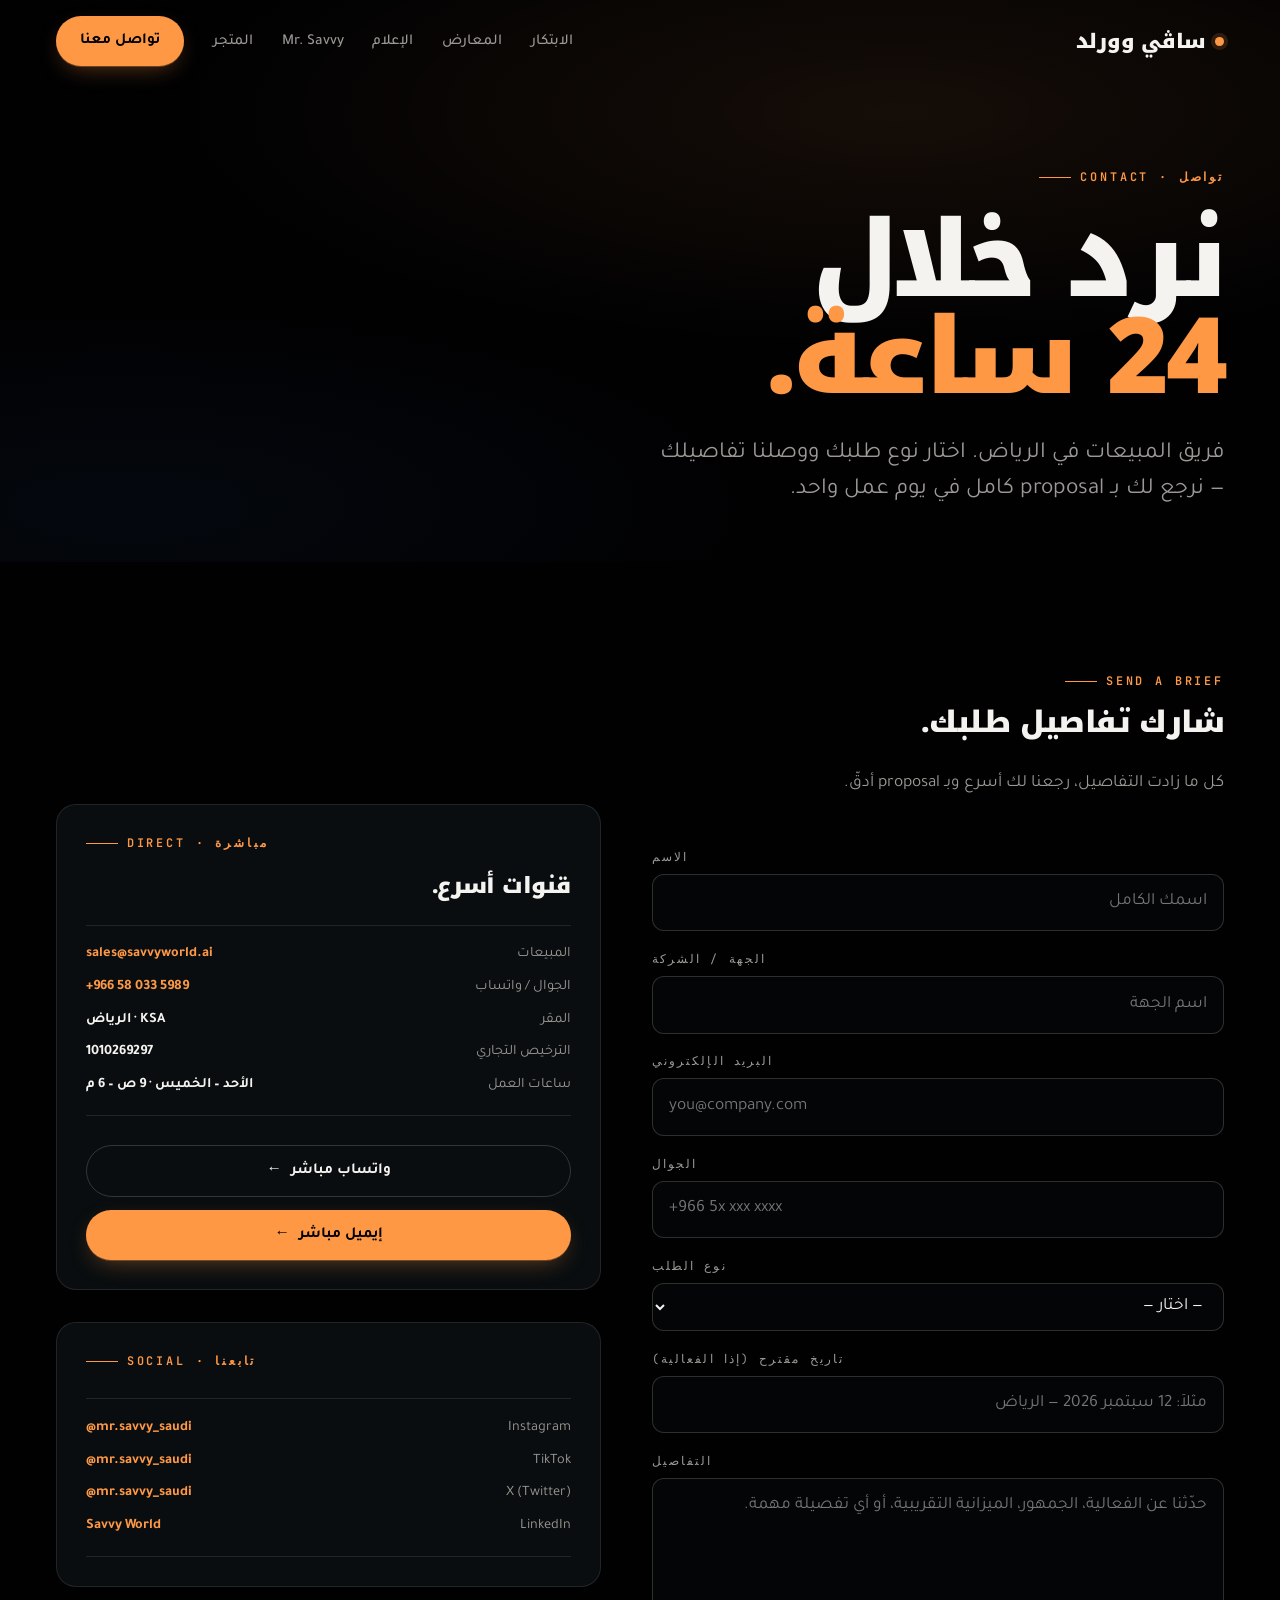
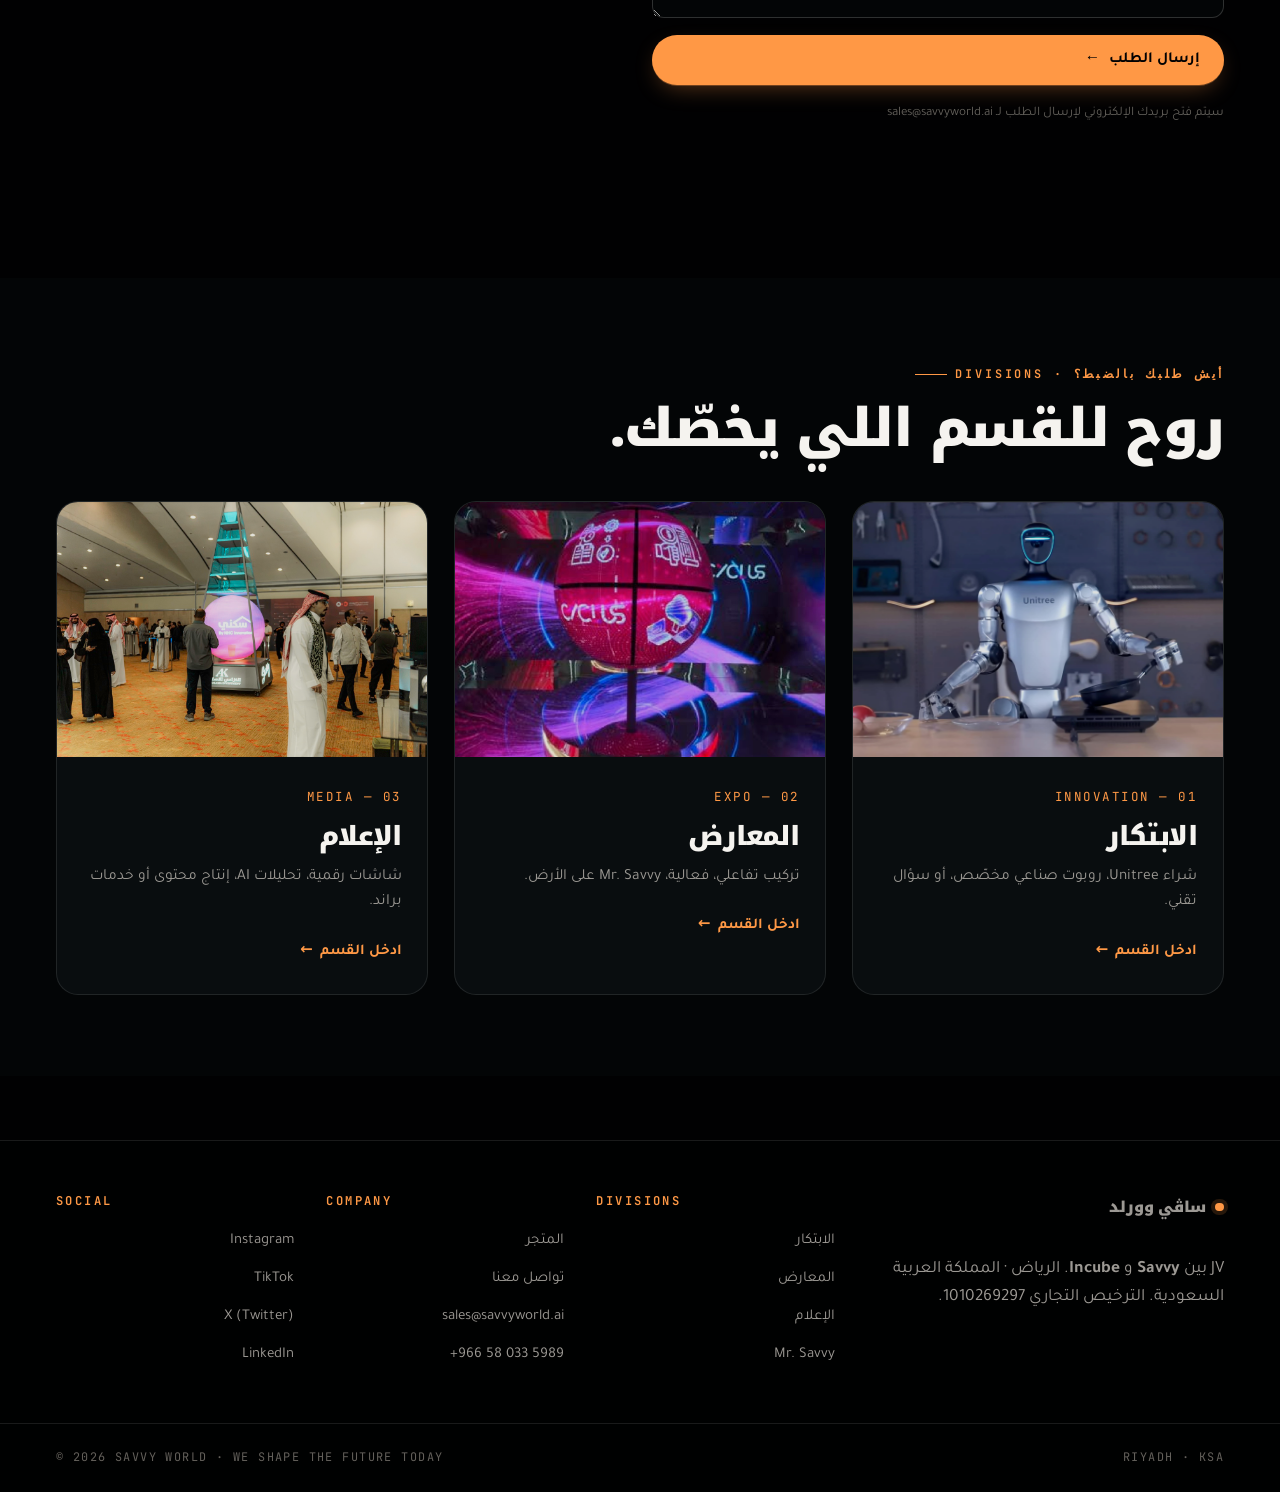
<file: contact.html>
<!DOCTYPE html>
<html lang="ar" dir="rtl">
<head>
  <meta charset="UTF-8" />
  <meta name="viewport" content="width=device-width, initial-scale=1.0" />
  <title>تواصل معنا · ساڤي وورلد</title>
  <meta name="description" content="تواصل مع فريق ساڤي وورلد. الرياض، المملكة العربية السعودية. sales@savvyworld.ai · +966 58 033 5989" />
  <link rel="preconnect" href="https://fonts.googleapis.com" />
  <link rel="preconnect" href="https://fonts.gstatic.com" crossorigin />
  <link href="https://fonts.googleapis.com/css2?family=Noto+Kufi+Arabic:wght@400;600;700;800;900&family=Tajawal:wght@300;400;500;700&family=Archivo:wght@500;600;700;800;900&family=JetBrains+Mono:wght@400;500;600&display=swap" rel="stylesheet" />
  <link rel="stylesheet" href="css/savvy.css" />
</head>
<body>

<header class="site-header">
  <nav class="site-nav">
    <a href="index.html" class="brand-mark"><span class="pulse"></span><span>ساڤي وورلد</span></a>
    <div class="nav-links">
      <a href="innovation.html" data-page="innovation">الابتكار</a>
      <a href="expo.html" data-page="expo">المعارض</a>
      <a href="media.html" data-page="media">الإعلام</a>
      <a href="mr-savvy.html" data-page="mr-savvy">Mr. Savvy</a>
      <a href="store.html" data-page="store">المتجر</a>
      <a href="contact.html" class="btn btn-primary">تواصل معنا</a>
    </div>
  </nav>
</header>

<section class="hero">
  <div class="wrap">
    <span class="kicker">CONTACT &middot; تواصل</span>
    <h1 class="display">
      نرد خلال
      <span class="accent-line">24 ساعة.</span>
    </h1>
    <p class="lead">
      فريق المبيعات في الرياض. اختار نوع طلبك ووصلنا تفاصيلك &mdash; نرجع لك بـ proposal كامل في يوم عمل واحد.
    </p>
  </div>
</section>

<!-- Contact split: form + info -->
<section class="section" style="padding-block-start: 2rem;">
  <div class="wrap">
    <div class="savvy-feature">
      <!-- FORM -->
      <div>
        <span class="kicker">SEND A BRIEF</span>
        <h2 style="font-size: var(--fs-h3); margin-block-start: 0.8rem;">شارك تفاصيل طلبك.</h2>
        <p class="muted mt-2">كل ما زادت التفاصيل، رجعنا لك أسرع وبـ proposal أدقّ.</p>

        <form class="form mt-3" action="mailto:sales@savvyworld.ai" method="post" enctype="text/plain">
          <div class="field">
            <label for="name">الاسم</label>
            <input id="name" name="name" type="text" required placeholder="اسمك الكامل">
          </div>

          <div class="field">
            <label for="company">الجهة / الشركة</label>
            <input id="company" name="company" type="text" placeholder="اسم الجهة">
          </div>

          <div class="field">
            <label for="email">البريد الإلكتروني</label>
            <input id="email" name="email" type="email" required placeholder="you@company.com" dir="ltr">
          </div>

          <div class="field">
            <label for="phone">الجوال</label>
            <input id="phone" name="phone" type="tel" placeholder="+966 5x xxx xxxx" dir="ltr">
          </div>

          <div class="field">
            <label for="topic">نوع الطلب</label>
            <select id="topic" name="topic" required>
              <option value="">— اختار —</option>
              <option value="mr-savvy">حجز Mr. Savvy لفعالية</option>
              <option value="innovation">شراء روبوت Unitree (G1/H1/R1/Go2)</option>
              <option value="industrial">روبوت صناعي مخصّص</option>
              <option value="expo">تركيب تفاعلي (Expo)</option>
              <option value="signage">شاشات رقمية + AI</option>
              <option value="content">إنتاج محتوى (2D/3D)</option>
              <option value="brand">إدارة براند / سوشيال</option>
              <option value="press">إعلام / مقابلة</option>
              <option value="other">شيء آخر</option>
            </select>
          </div>

          <div class="field">
            <label for="when">تاريخ مقترح (إذا الفعالية)</label>
            <input id="when" name="when" type="text" placeholder="مثلاً: 12 سبتمبر 2026 — الرياض">
          </div>

          <div class="field">
            <label for="message">التفاصيل</label>
            <textarea id="message" name="message" required placeholder="حدّثنا عن الفعالية، الجمهور، الميزانية التقريبية، أو أي تفصيلة مهمة."></textarea>
          </div>

          <button type="submit" class="btn btn-primary">
            إرسال الطلب <span class="arrow" aria-hidden="true">←</span>
          </button>
          <p class="dim" style="font-size: 0.82rem;">سيتم فتح بريدك الإلكتروني لإرسال الطلب لـ sales@savvyworld.ai</p>
        </form>
      </div>

      <!-- INFO PANE -->
      <div>
        <div class="spec-card" style="padding: 1.8rem;">
          <span class="kicker">DIRECT &middot; مباشرة</span>
          <h3 style="font-size: 1.4rem;">قنوات أسرع.</h3>

          <ul class="spec-list" style="margin-block-start: 0.4rem;">
            <li>
              <span>المبيعات</span>
              <span><a href="mailto:sales@savvyworld.ai" style="color: var(--ember);">sales@savvyworld.ai</a></span>
            </li>
            <li>
              <span>الجوال / واتساب</span>
              <span><a href="tel:+966580335989" style="color: var(--ember);" dir="ltr">+966 58 033 5989</a></span>
            </li>
            <li>
              <span>المقر</span>
              <span>الرياض &middot; KSA</span>
            </li>
            <li>
              <span>الترخيص التجاري</span>
              <span dir="ltr">1010269297</span>
            </li>
            <li>
              <span>ساعات العمل</span>
              <span>الأحد – الخميس &middot; 9 ص – 6 م</span>
            </li>
          </ul>

          <div style="display: grid; gap: 0.8rem; margin-block-start: 0.5rem;">
            <a href="https://wa.me/966580335989" target="_blank" rel="noopener" class="btn btn-ghost" style="justify-content:center;">واتساب مباشر <span class="arrow" aria-hidden="true">←</span></a>
            <a href="mailto:sales@savvyworld.ai" class="btn btn-primary" style="justify-content:center;">إيميل مباشر <span class="arrow" aria-hidden="true">←</span></a>
          </div>
        </div>

        <div class="spec-card mt-2" style="padding: 1.8rem;">
          <span class="kicker">SOCIAL · تابعنا</span>
          <ul class="spec-list" style="margin-block-start: 0.4rem;">
            <li><span>Instagram</span><span><a href="https://instagram.com/mr.savvy_saudi" target="_blank" rel="noopener" style="color: var(--ember);" dir="ltr">@mr.savvy_saudi</a></span></li>
            <li><span>TikTok</span><span><a href="https://tiktok.com/@mr.savvy_saudi" target="_blank" rel="noopener" style="color: var(--ember);" dir="ltr">@mr.savvy_saudi</a></span></li>
            <li><span>X (Twitter)</span><span><a href="https://x.com/mr.savvy_saudi" target="_blank" rel="noopener" style="color: var(--ember);" dir="ltr">@mr.savvy_saudi</a></span></li>
            <li><span>LinkedIn</span><span><a href="https://linkedin.com/company/savvy-world" target="_blank" rel="noopener" style="color: var(--ember);">Savvy World</a></span></li>
          </ul>
        </div>
      </div>
    </div>
  </div>
</section>

<!-- DIVISION ROUTING -->
<section class="section" style="background: var(--obsidian);">
  <div class="wrap">
    <header class="section-head">
      <div class="titles">
        <span class="kicker">DIVISIONS &middot; أيش طلبك بالضبط؟</span>
        <h2>روح للقسم اللي يخصّك.</h2>
      </div>
    </header>

    <div class="divisions">
      <article class="division" style="background: var(--graphite);">
        <img src="assets/unit-g1.jpg" alt="" class="photo" loading="lazy">
        <div class="body">
          <span class="num">01 — INNOVATION</span>
          <h3>الابتكار</h3>
          <p class="summary">شراء Unitree، روبوت صناعي مخصّص، أو سؤال تقني.</p>
          <a href="innovation.html" class="division-link">ادخل القسم <span class="arrow" aria-hidden="true">←</span></a>
        </div>
      </article>

      <article class="division" style="background: var(--graphite);">
        <img src="assets/act-sphere.jpg" alt="" class="photo" loading="lazy">
        <div class="body">
          <span class="num">02 — EXPO</span>
          <h3>المعارض</h3>
          <p class="summary">تركيب تفاعلي، فعالية، Mr. Savvy على الأرض.</p>
          <a href="expo.html" class="division-link">ادخل القسم <span class="arrow" aria-hidden="true">←</span></a>
        </div>
      </article>

      <article class="division" style="background: var(--graphite);">
        <img src="assets/ev-pillar.jpg" alt="" class="photo" loading="lazy">
        <div class="body">
          <span class="num">03 — MEDIA</span>
          <h3>الإعلام</h3>
          <p class="summary">شاشات رقمية، تحليلات AI، إنتاج محتوى أو خدمات براند.</p>
          <a href="media.html" class="division-link">ادخل القسم <span class="arrow" aria-hidden="true">←</span></a>
        </div>
      </article>
    </div>
  </div>
</section>

<footer class="site-footer">
  <div class="wrap footer-grid">
    <div>
      <a href="index.html" class="brand-mark"><span class="pulse"></span><span>ساڤي وورلد</span></a>
      <p class="mt-2 muted" style="max-width: 38ch;">JV بين <strong>Savvy</strong> و <strong>Incube</strong>. الرياض &middot; المملكة العربية السعودية. الترخيص التجاري 1010269297.</p>
    </div>
    <div>
      <h4>Divisions</h4>
      <ul>
        <li><a href="innovation.html">الابتكار</a></li>
        <li><a href="expo.html">المعارض</a></li>
        <li><a href="media.html">الإعلام</a></li>
        <li><a href="mr-savvy.html">Mr. Savvy</a></li>
      </ul>
    </div>
    <div>
      <h4>Company</h4>
      <ul>
        <li><a href="store.html">المتجر</a></li>
        <li><a href="contact.html">تواصل معنا</a></li>
        <li><a href="mailto:sales@savvyworld.ai">sales@savvyworld.ai</a></li>
        <li><a href="tel:+966580335989" dir="ltr">+966 58 033 5989</a></li>
      </ul>
    </div>
    <div>
      <h4>Social</h4>
      <ul>
        <li><a href="https://instagram.com/mr.savvy_saudi" target="_blank" rel="noopener">Instagram</a></li>
        <li><a href="https://tiktok.com/@mr.savvy_saudi" target="_blank" rel="noopener">TikTok</a></li>
        <li><a href="https://x.com/mr.savvy_saudi" target="_blank" rel="noopener">X (Twitter)</a></li>
        <li><a href="https://linkedin.com/company/savvy-world" target="_blank" rel="noopener">LinkedIn</a></li>
      </ul>
    </div>
  </div>
  <div class="wrap footer-bot">
    <span>© 2026 SAVVY WORLD · WE SHAPE THE FUTURE TODAY</span>
    <span>RIYADH · KSA</span>
  </div>
</footer>

<script src="js/savvy.js" defer></script>
</body>
</html>
</file>
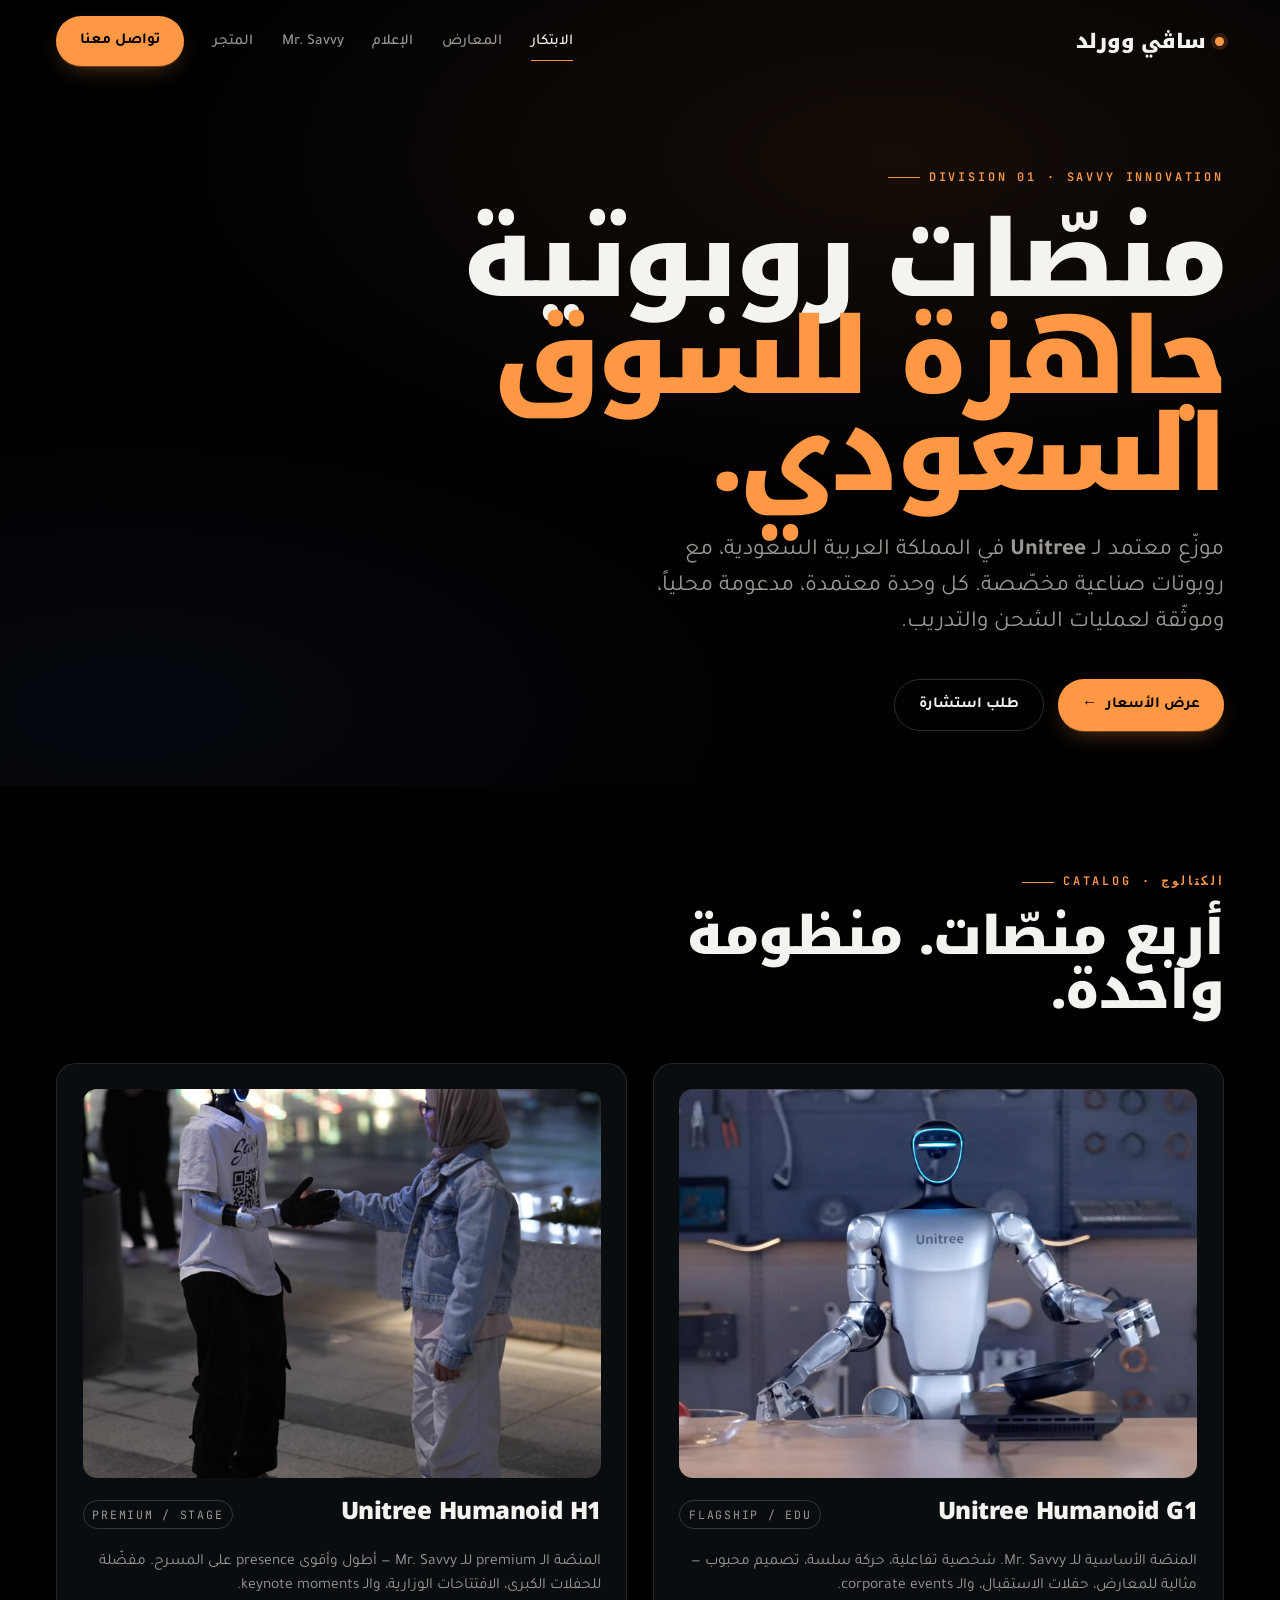
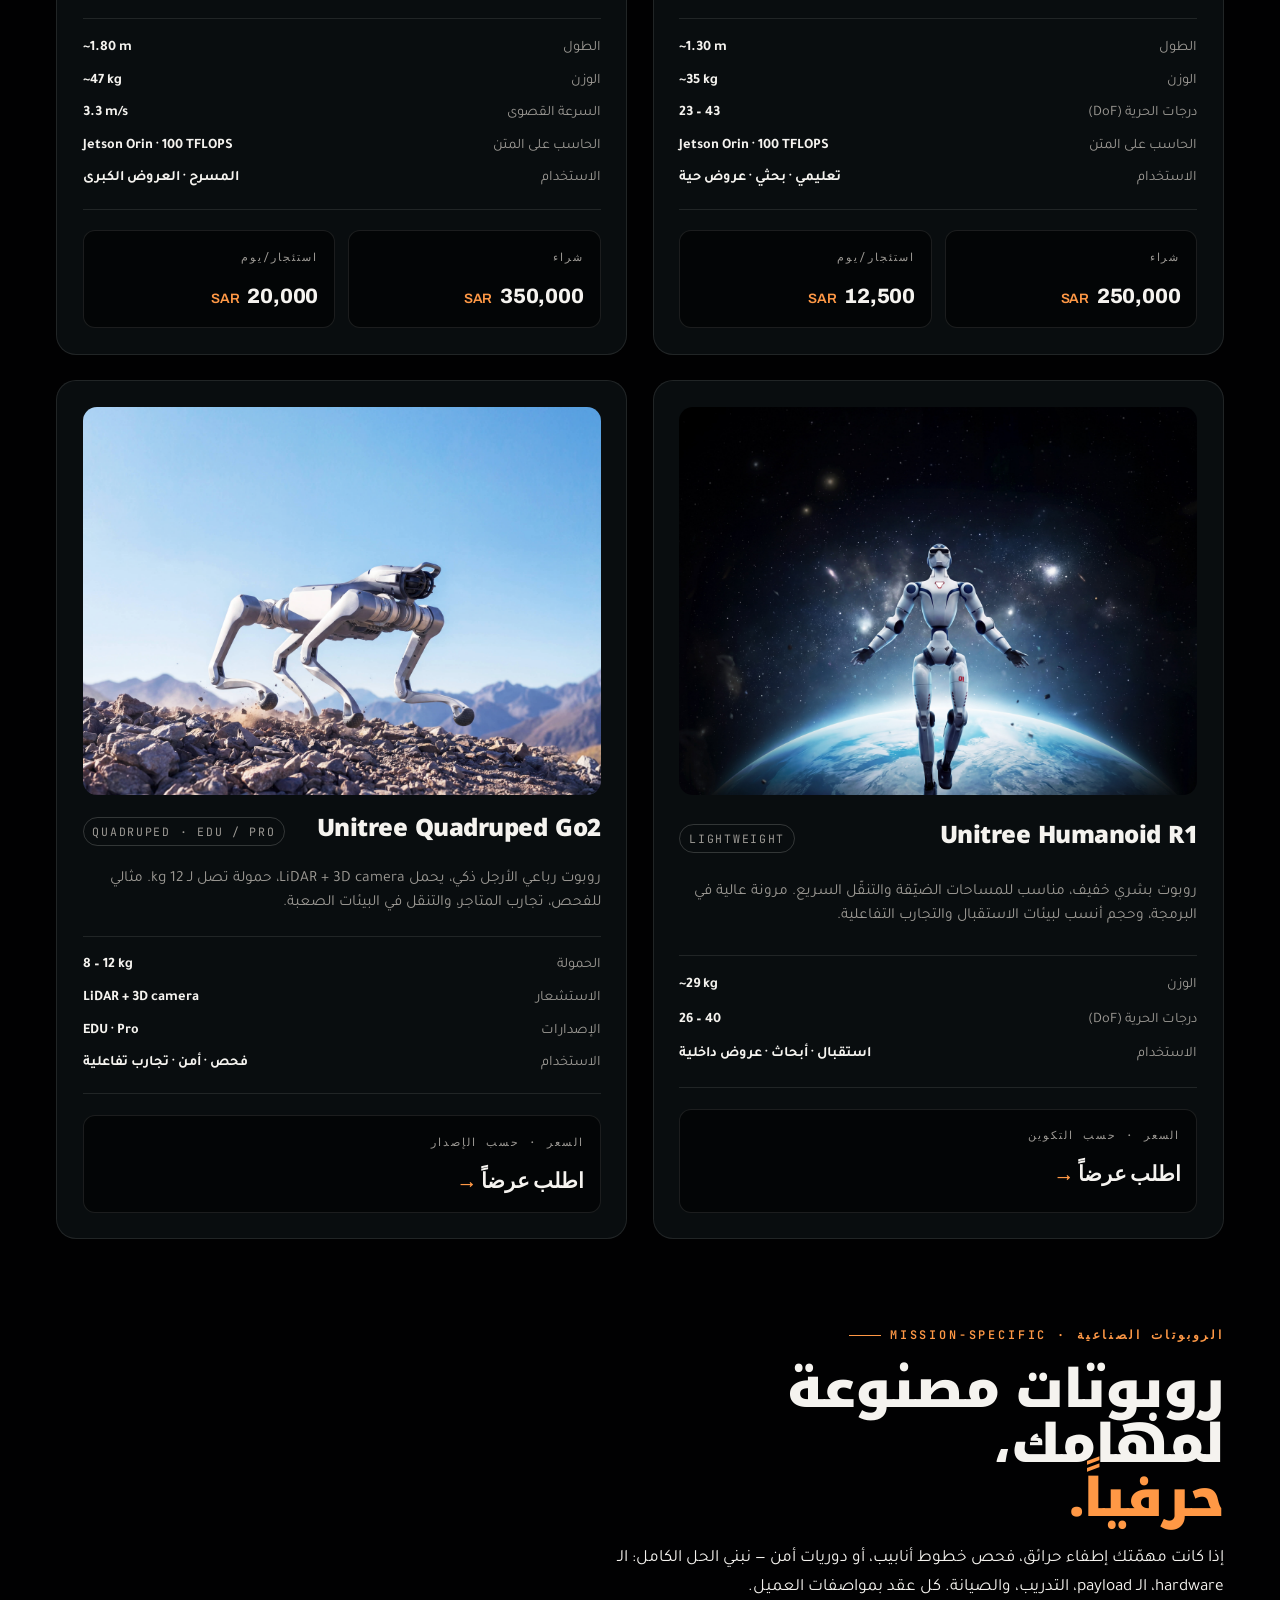
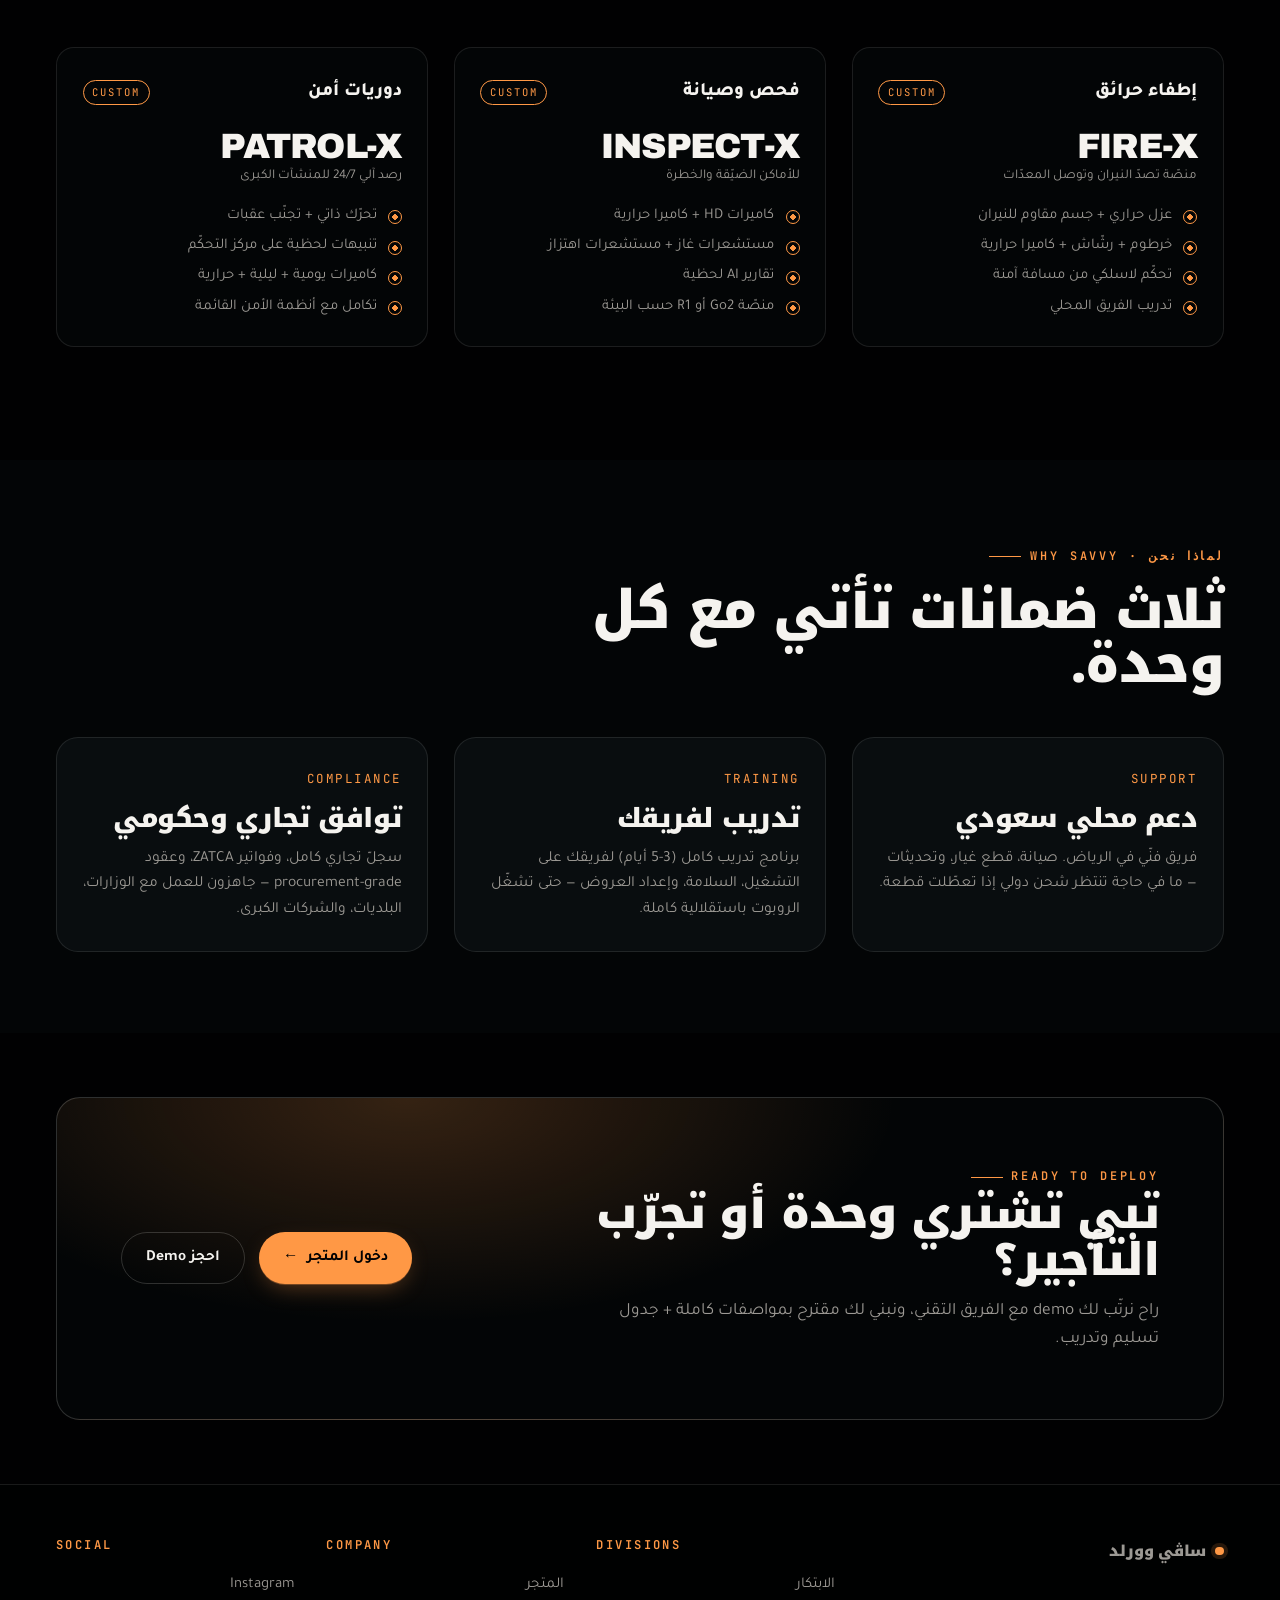
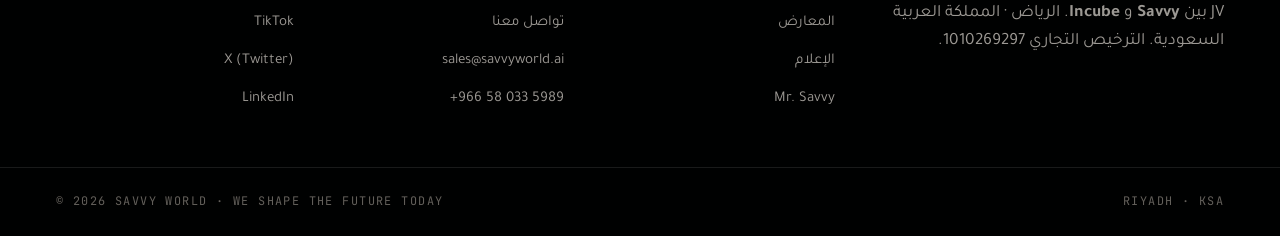
<file: innovation.html>
<!DOCTYPE html>
<html lang="ar" dir="rtl">
<head>
  <meta charset="UTF-8" />
  <meta name="viewport" content="width=device-width, initial-scale=1.0" />
  <title>الابتكار · الروبوتات · ساڤي وورلد</title>
  <meta name="description" content="قسم الابتكار في ساڤي وورلد: Mr. Savvy، Unitree G1 / H1 / R1، Go2 quadruped، وروبوتات صناعية مخصّصة." />
  <link rel="preconnect" href="https://fonts.googleapis.com" />
  <link rel="preconnect" href="https://fonts.gstatic.com" crossorigin />
  <link href="https://fonts.googleapis.com/css2?family=Noto+Kufi+Arabic:wght@400;600;700;800;900&family=Tajawal:wght@300;400;500;700&family=Archivo:wght@500;600;700;800;900&family=JetBrains+Mono:wght@400;500;600&display=swap" rel="stylesheet" />
  <link rel="stylesheet" href="css/savvy.css" />
</head>
<body>

<header class="site-header">
  <nav class="site-nav">
    <a href="index.html" class="brand-mark"><span class="pulse"></span><span>ساڤي وورلد</span></a>
    <div class="nav-links">
      <a href="innovation.html" data-page="innovation">الابتكار</a>
      <a href="expo.html" data-page="expo">المعارض</a>
      <a href="media.html" data-page="media">الإعلام</a>
      <a href="mr-savvy.html" data-page="mr-savvy">Mr. Savvy</a>
      <a href="store.html" data-page="store">المتجر</a>
      <a href="contact.html" class="btn btn-primary">تواصل معنا</a>
    </div>
  </nav>
</header>

<section class="hero">
  <div class="wrap">
    <span class="kicker">DIVISION 01 &middot; SAVVY INNOVATION</span>
    <h1 class="display">
      منصّات روبوتية
      <span class="accent-line">جاهزة للسوق السعودي.</span>
    </h1>
    <p class="lead">
      موزّع معتمد لـ <strong>Unitree</strong> في المملكة العربية السعودية، مع روبوتات صناعية مخصّصة. كل وحدة معتمدة، مدعومة محلياً، وموثّقة لعمليات الشحن والتدريب.
    </p>
    <div class="hero-cta">
      <a href="store.html" class="btn btn-primary">عرض الأسعار <span class="arrow" aria-hidden="true">←</span></a>
      <a href="contact.html" class="btn btn-ghost">طلب استشارة</a>
    </div>
  </div>
</section>

<!-- Catalog grid -->
<section class="section">
  <div class="wrap">
    <header class="section-head">
      <div class="titles">
        <span class="kicker">CATALOG &middot; الكتالوج</span>
        <h2>أربع منصّات. منظومة واحدة.</h2>
      </div>
    </header>

    <div class="divisions" style="grid-template-columns: repeat(2, 1fr);">
      <article class="spec-card">
        <img class="product-img" src="assets/unit-g1.jpg" alt="Unitree G1" loading="lazy">
        <div class="product-title">
          <h3>Unitree Humanoid G1</h3>
          <span class="tag">FLAGSHIP / EDU</span>
        </div>
        <p class="summary">المنصّة الأساسية للـ Mr. Savvy. شخصية تفاعلية، حركة سلسة، تصميم محبوب &mdash; مثالية للمعارض، حفلات الاستقبال، والـ corporate events.</p>
        <ul class="spec-list">
          <li><span>الطول</span><span>~1.30 m</span></li>
          <li><span>الوزن</span><span>~35 kg</span></li>
          <li><span>درجات الحرية (DoF)</span><span>23 – 43</span></li>
          <li><span>الحاسب على المتن</span><span>Jetson Orin · 100 TFLOPS</span></li>
          <li><span>الاستخدام</span><span>تعليمي · بحثي · عروض حية</span></li>
        </ul>
        <div class="price-row">
          <div class="price">
            <span class="label">شراء</span>
            <div class="amount">250,000 <span class="cur">SAR</span></div>
          </div>
          <div class="price">
            <span class="label">استئجار/يوم</span>
            <div class="amount">12,500 <span class="cur">SAR</span></div>
          </div>
        </div>
      </article>

      <article class="spec-card">
        <img class="product-img" src="assets/savvy-night.png" alt="Unitree H1" loading="lazy">
        <div class="product-title">
          <h3>Unitree Humanoid H1</h3>
          <span class="tag">PREMIUM / STAGE</span>
        </div>
        <p class="summary">المنصّة الـ premium للـ Mr. Savvy &mdash; أطول وأقوى presence على المسرح. مفضّلة للحفلات الكبرى، الافتتاحات الوزارية، والـ keynote moments.</p>
        <ul class="spec-list">
          <li><span>الطول</span><span>~1.80 m</span></li>
          <li><span>الوزن</span><span>~47 kg</span></li>
          <li><span>السرعة القصوى</span><span>3.3 m/s</span></li>
          <li><span>الحاسب على المتن</span><span>Jetson Orin · 100 TFLOPS</span></li>
          <li><span>الاستخدام</span><span>المسرح · العروض الكبرى</span></li>
        </ul>
        <div class="price-row">
          <div class="price">
            <span class="label">شراء</span>
            <div class="amount">350,000 <span class="cur">SAR</span></div>
          </div>
          <div class="price">
            <span class="label">استئجار/يوم</span>
            <div class="amount">20,000 <span class="cur">SAR</span></div>
          </div>
        </div>
      </article>

      <article class="spec-card">
        <img class="product-img" src="assets/unit-r1.jpg" alt="Unitree R1" loading="lazy">
        <div class="product-title">
          <h3>Unitree Humanoid R1</h3>
          <span class="tag">LIGHTWEIGHT</span>
        </div>
        <p class="summary">روبوت بشري خفيف، مناسب للمساحات الضيّقة والتنقّل السريع. مرونة عالية في البرمجة، وحجم أنسب لبيئات الاستقبال والتجارب التفاعلية.</p>
        <ul class="spec-list">
          <li><span>الوزن</span><span>~29 kg</span></li>
          <li><span>درجات الحرية (DoF)</span><span>26 – 40</span></li>
          <li><span>الاستخدام</span><span>استقبال · أبحاث · عروض داخلية</span></li>
        </ul>
        <div class="price-row" style="grid-template-columns: 1fr;">
          <div class="price">
            <span class="label">السعر &middot; حسب التكوين</span>
            <div class="amount">اطلب عرضاً <span class="cur">→</span></div>
          </div>
        </div>
      </article>

      <article class="spec-card">
        <img class="product-img" src="assets/unit-go2.jpg" alt="Unitree Go2" loading="lazy">
        <div class="product-title">
          <h3>Unitree Quadruped Go2</h3>
          <span class="tag">QUADRUPED · EDU / PRO</span>
        </div>
        <p class="summary">روبوت رباعي الأرجل ذكي، يحمل LiDAR + 3D camera، حمولة تصل لـ 12 kg. مثالي للفحص، تجارب المتاجر، والتنقل في البيئات الصعبة.</p>
        <ul class="spec-list">
          <li><span>الحمولة</span><span>8 – 12 kg</span></li>
          <li><span>الاستشعار</span><span>LiDAR + 3D camera</span></li>
          <li><span>الإصدارات</span><span>EDU · Pro</span></li>
          <li><span>الاستخدام</span><span>فحص · أمن · تجارب تفاعلية</span></li>
        </ul>
        <div class="price-row" style="grid-template-columns: 1fr;">
          <div class="price">
            <span class="label">السعر &middot; حسب الإصدار</span>
            <div class="amount">اطلب عرضاً <span class="cur">→</span></div>
          </div>
        </div>
      </article>
    </div>
  </div>
</section>

<!-- Industrial mission-specific -->
<section class="section" style="padding-block-start: 0;">
  <div class="wrap">
    <header class="section-head">
      <div class="titles">
        <span class="kicker">MISSION-SPECIFIC &middot; الروبوتات الصناعية</span>
        <h2>روبوتات مصنوعة لمهامك،<br/><span class="accent">حرفياً.</span></h2>
        <p class="lead">إذا كانت مهمّتك إطفاء حرائق، فحص خطوط أنابيب، أو دوريات أمن &mdash; نبني الحل الكامل: الـ hardware، الـ payload، التدريب، والصيانة. كل عقد بمواصفات العميل.</p>
      </div>
    </header>

    <div class="price-table">
      <article class="price-card">
        <div class="label-row">
          <span class="name">إطفاء حرائق</span>
          <span class="badge">CUSTOM</span>
        </div>
        <div class="amount">FIRE-X <span class="cur"></span><span class="per">منصّة تصدّ النيران وتوصل المعدّات</span></div>
        <ul class="features">
          <li>عزل حراري + جسم مقاوم للنيران</li>
          <li>خرطوم + رشّاش + كاميرا حرارية</li>
          <li>تحكّم لاسلكي من مسافة آمنة</li>
          <li>تدريب الفريق المحلي</li>
        </ul>
      </article>

      <article class="price-card">
        <div class="label-row">
          <span class="name">فحص وصيانة</span>
          <span class="badge">CUSTOM</span>
        </div>
        <div class="amount">INSPECT-X <span class="cur"></span><span class="per">للأماكن الضيّقة والخطرة</span></div>
        <ul class="features">
          <li>كاميرات HD + كاميرا حرارية</li>
          <li>مستشعرات غاز + مستشعرات اهتزاز</li>
          <li>تقارير AI لحظية</li>
          <li>منصّة Go2 أو R1 حسب البيئة</li>
        </ul>
      </article>

      <article class="price-card">
        <div class="label-row">
          <span class="name">دوريات أمن</span>
          <span class="badge">CUSTOM</span>
        </div>
        <div class="amount">PATROL-X <span class="cur"></span><span class="per">رصد آلي 24/7 للمنشآت الكبرى</span></div>
        <ul class="features">
          <li>تحرّك ذاتي + تجنّب عقبات</li>
          <li>تنبيهات لحظية على مركز التحكّم</li>
          <li>كاميرات يومية + ليلية + حرارية</li>
          <li>تكامل مع أنظمة الأمن القائمة</li>
        </ul>
      </article>
    </div>
  </div>
</section>

<!-- Why Savvy -->
<section class="section" style="background: var(--obsidian); margin-block-start: 2rem;">
  <div class="wrap">
    <header class="section-head">
      <div class="titles">
        <span class="kicker">WHY SAVVY &middot; لماذا نحن</span>
        <h2>ثلاث ضمانات تأتي مع كل وحدة.</h2>
      </div>
    </header>

    <div class="divisions">
      <article class="division" style="background: var(--graphite);">
        <div class="body">
          <span class="num">SUPPORT</span>
          <h3>دعم محلي سعودي</h3>
          <p class="summary">فريق فنّي في الرياض. صيانة، قطع غيار، وتحديثات &mdash; ما في حاجة تنتظر شحن دولي إذا تعطّلت قطعة.</p>
        </div>
      </article>

      <article class="division" style="background: var(--graphite);">
        <div class="body">
          <span class="num">TRAINING</span>
          <h3>تدريب لفريقك</h3>
          <p class="summary">برنامج تدريب كامل (3-5 أيام) لفريقك على التشغيل، السلامة، وإعداد العروض &mdash; حتى تشغّل الروبوت باستقلالية كاملة.</p>
        </div>
      </article>

      <article class="division" style="background: var(--graphite);">
        <div class="body">
          <span class="num">COMPLIANCE</span>
          <h3>توافق تجاري وحكومي</h3>
          <p class="summary">سجلّ تجاري كامل، وفواتير ZATCA، وعقود procurement-grade &mdash; جاهزون للعمل مع الوزارات، البلديات، والشركات الكبرى.</p>
        </div>
      </article>
    </div>
  </div>
</section>

<section class="wrap">
  <div class="cta-band">
    <div>
      <span class="kicker">READY TO DEPLOY</span>
      <h2>تبي تشتري وحدة أو تجرّب التأجير؟</h2>
      <p>راح نرتّب لك demo مع الفريق التقني، ونبني لك مقترح بمواصفات كاملة + جدول تسليم وتدريب.</p>
    </div>
    <div class="actions">
      <a href="store.html" class="btn btn-primary">دخول المتجر <span class="arrow" aria-hidden="true">←</span></a>
      <a href="contact.html" class="btn btn-ghost">احجز Demo</a>
    </div>
  </div>
</section>

<footer class="site-footer">
  <div class="wrap footer-grid">
    <div>
      <a href="index.html" class="brand-mark"><span class="pulse"></span><span>ساڤي وورلد</span></a>
      <p class="mt-2 muted" style="max-width: 38ch;">JV بين <strong>Savvy</strong> و <strong>Incube</strong>. الرياض &middot; المملكة العربية السعودية. الترخيص التجاري 1010269297.</p>
    </div>
    <div>
      <h4>Divisions</h4>
      <ul>
        <li><a href="innovation.html">الابتكار</a></li>
        <li><a href="expo.html">المعارض</a></li>
        <li><a href="media.html">الإعلام</a></li>
        <li><a href="mr-savvy.html">Mr. Savvy</a></li>
      </ul>
    </div>
    <div>
      <h4>Company</h4>
      <ul>
        <li><a href="store.html">المتجر</a></li>
        <li><a href="contact.html">تواصل معنا</a></li>
        <li><a href="mailto:sales@savvyworld.ai">sales@savvyworld.ai</a></li>
        <li><a href="tel:+966580335989" dir="ltr">+966 58 033 5989</a></li>
      </ul>
    </div>
    <div>
      <h4>Social</h4>
      <ul>
        <li><a href="https://instagram.com/mr.savvy_saudi" target="_blank" rel="noopener">Instagram</a></li>
        <li><a href="https://tiktok.com/@mr.savvy_saudi" target="_blank" rel="noopener">TikTok</a></li>
        <li><a href="https://x.com/mr.savvy_saudi" target="_blank" rel="noopener">X (Twitter)</a></li>
        <li><a href="https://linkedin.com/company/savvy-world" target="_blank" rel="noopener">LinkedIn</a></li>
      </ul>
    </div>
  </div>
  <div class="wrap footer-bot">
    <span>© 2026 SAVVY WORLD · WE SHAPE THE FUTURE TODAY</span>
    <span>RIYADH · KSA</span>
  </div>
</footer>

<script src="js/savvy.js" defer></script>
</body>
</html>
</file>
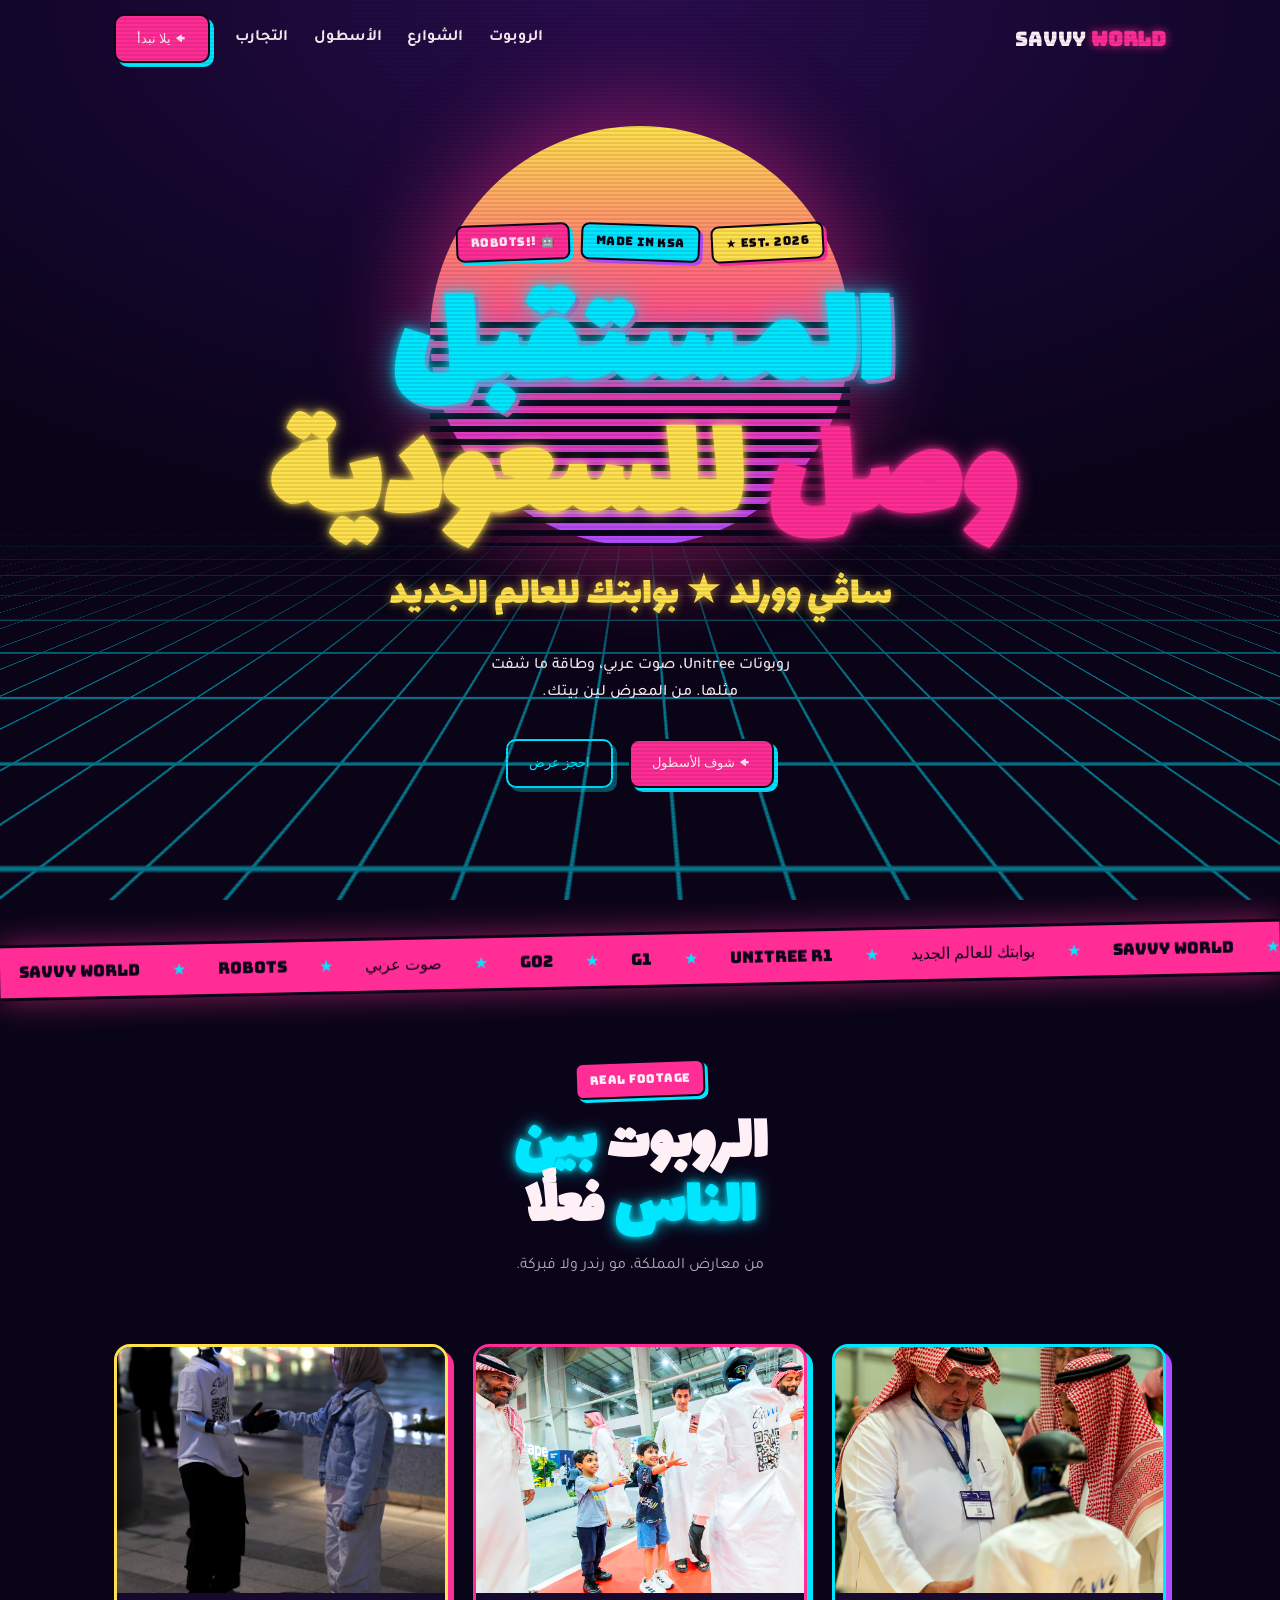
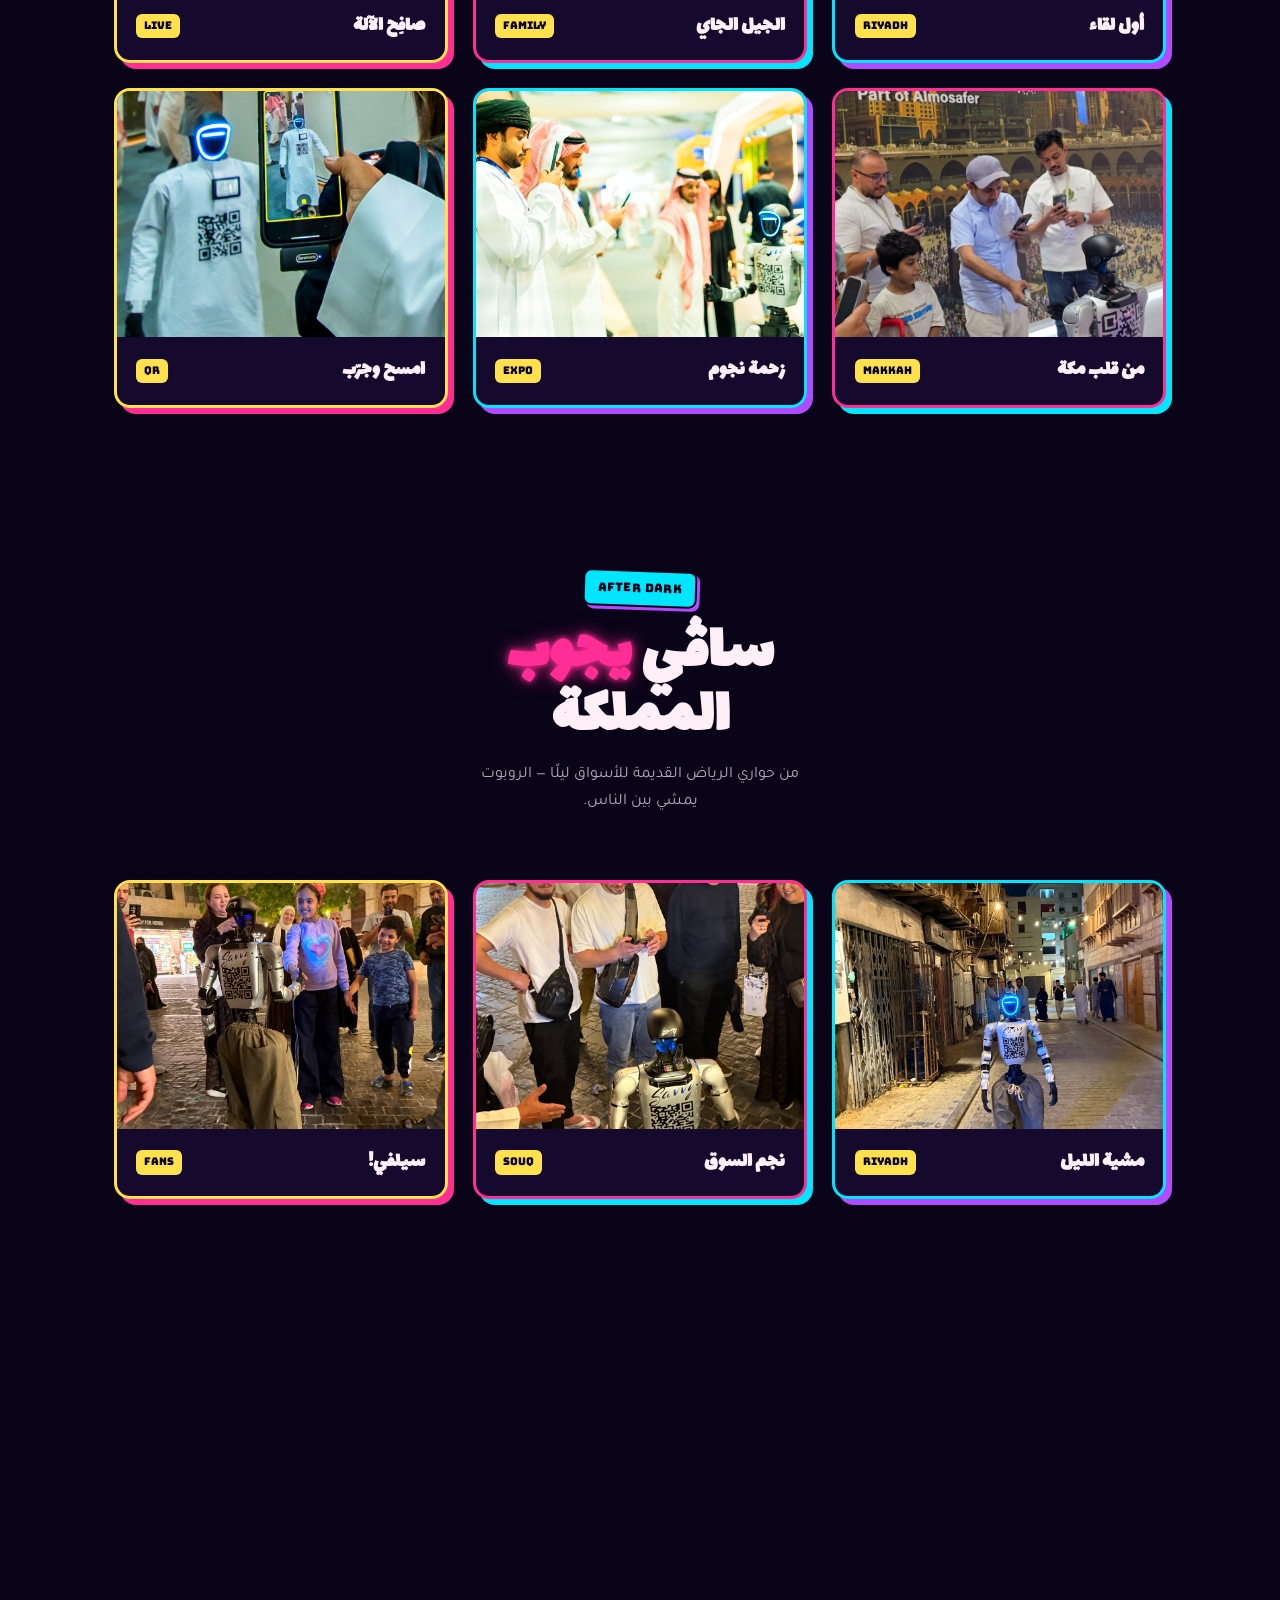
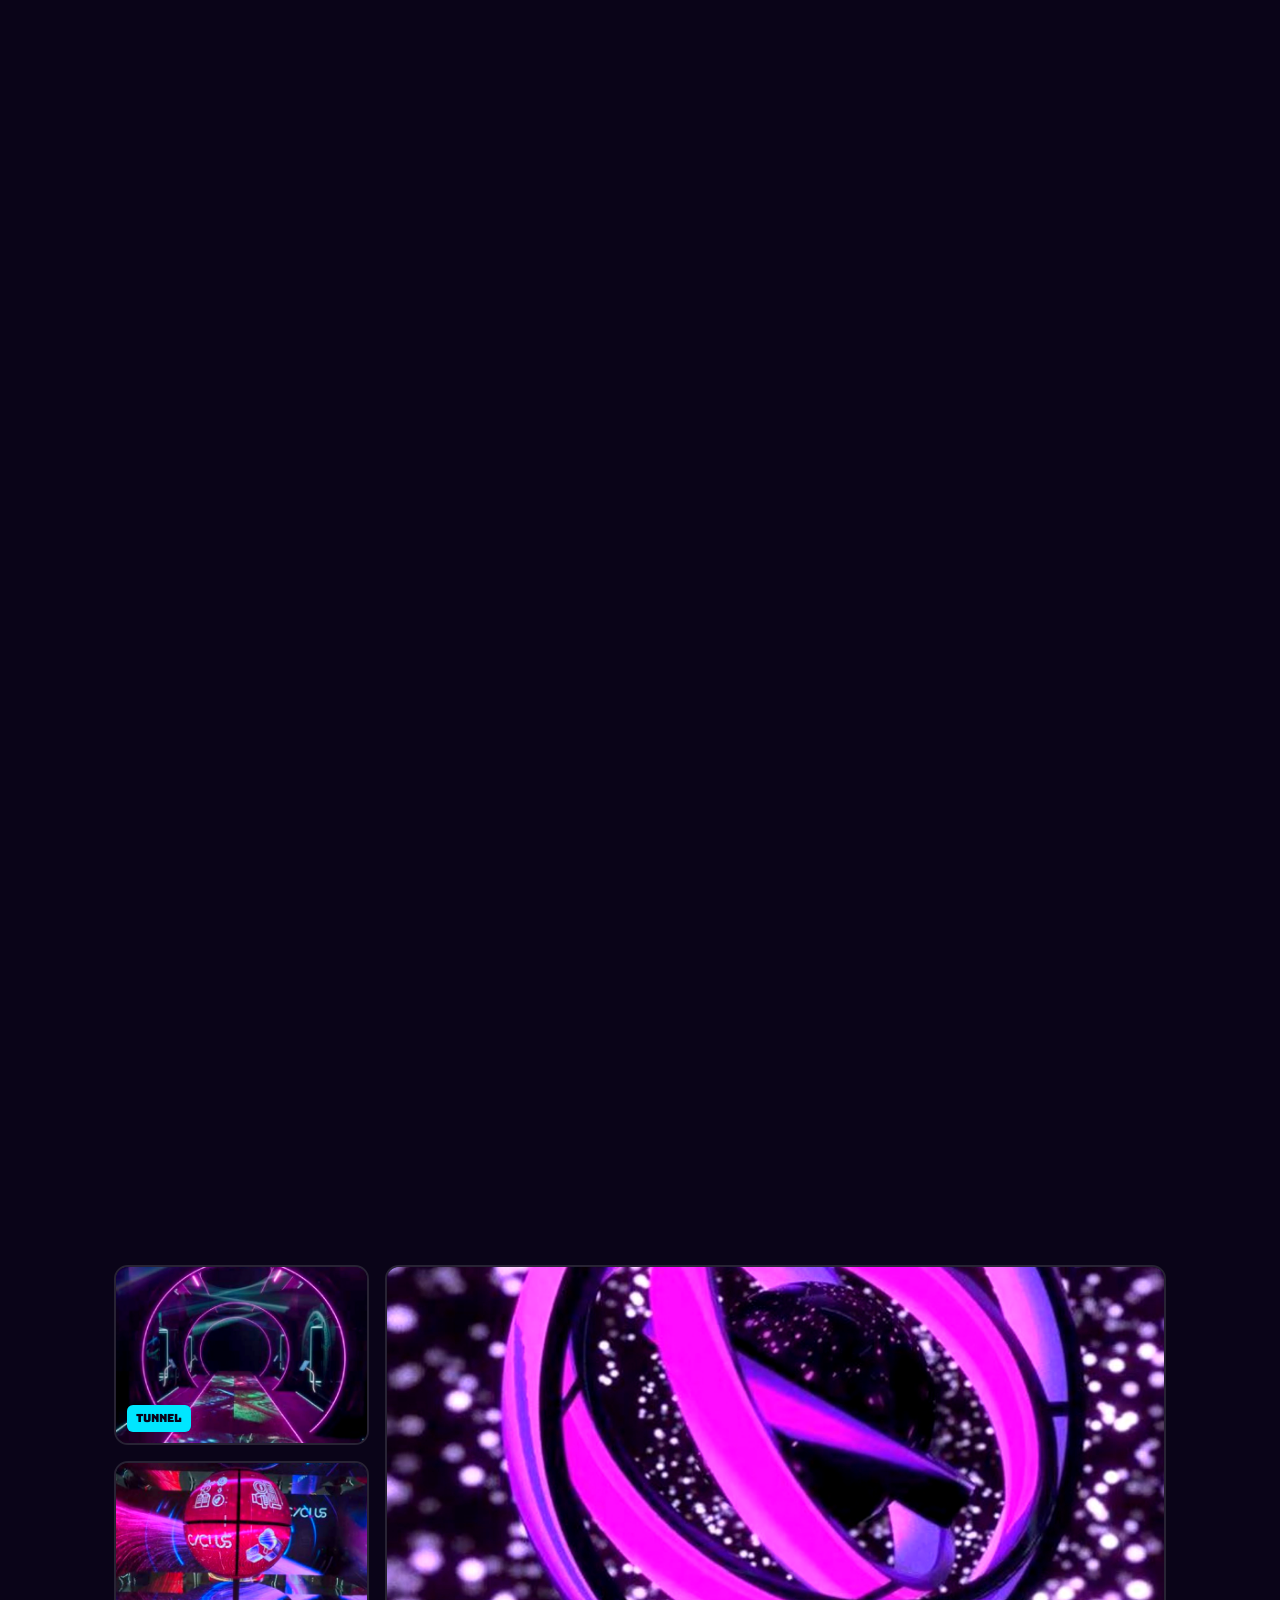
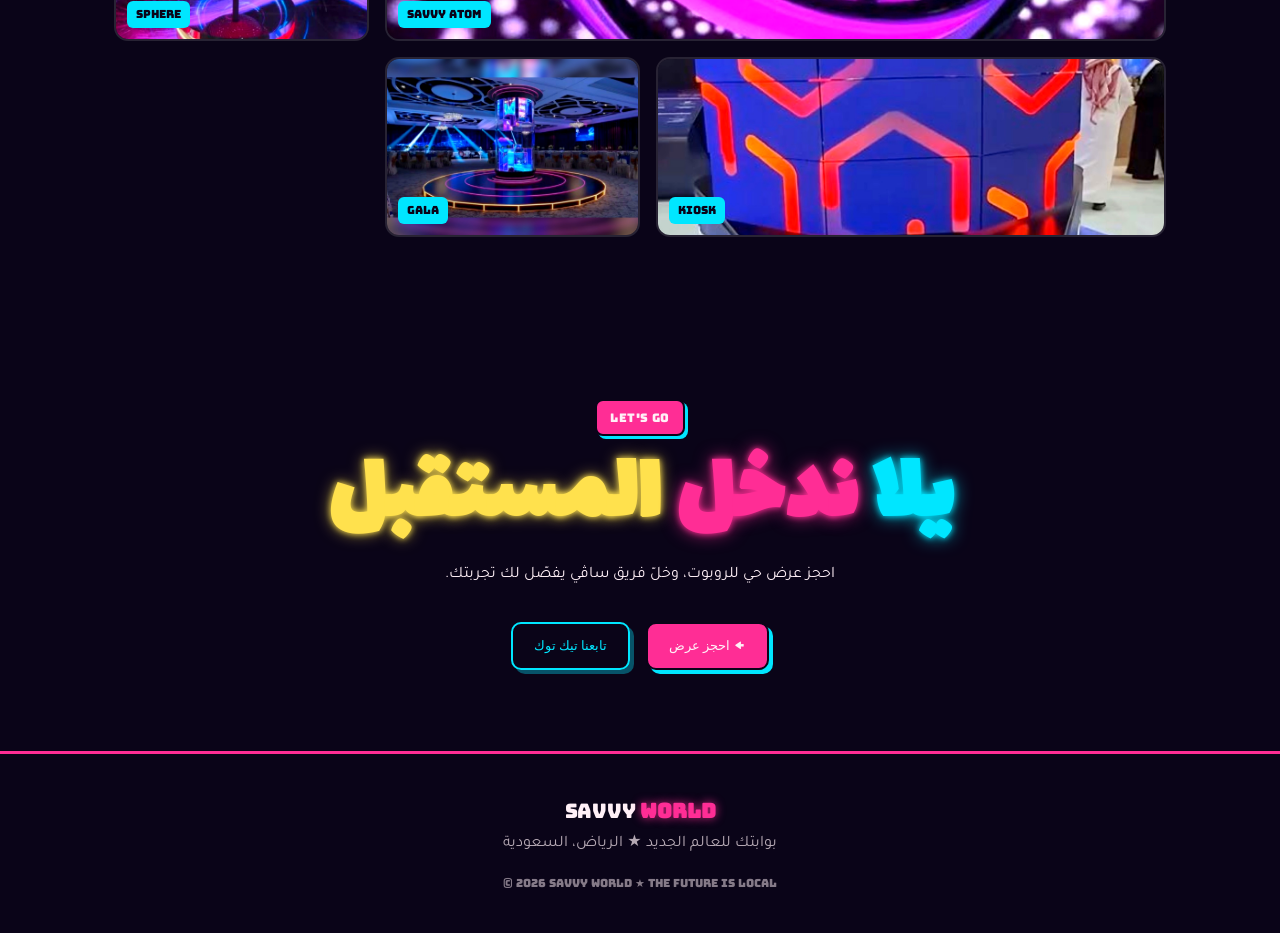
<file: retro.html>
<!DOCTYPE html>
<html lang="ar" dir="rtl">
<head>
<meta charset="UTF-8" />
<meta name="viewport" content="width=device-width, initial-scale=1.0" />
<title>ساڤي وورلد ★ المستقبل وصل</title>
<meta name="description" content="ساڤي وورلد — روبوتات المستقبل بطاقة الثمانينات. بوابتك للعالم الجديد." />
<link rel="preconnect" href="https://fonts.googleapis.com" />
<link rel="preconnect" href="https://fonts.gstatic.com" crossorigin />
<link href="https://fonts.googleapis.com/css2?family=Lalezar&family=Bungee&family=Monoton&family=Tajawal:wght@400;500;700;900&display=swap" rel="stylesheet" />
<style>
  :root {
    --ink:    #0a0418;
    --ink-2:  #150a2e;
    --pink:   #ff2d95;
    --cyan:   #00e6ff;
    --purple: #b14bff;
    --yellow: #ffe14d;
    --cream:  #fff0f7;
    --ease-expo: cubic-bezier(0.16,1,0.3,1);
    --maxw: 1180px;
    --pad: clamp(1.1rem, 5vw, 4rem);
  }
  *,*::before,*::after { box-sizing:border-box; margin:0; padding:0; }
  html { scroll-behavior:smooth; }
  body {
    font-family:"Tajawal",system-ui,sans-serif; background:var(--ink); color:var(--cream);
    line-height:1.7; overflow-x:hidden; -webkit-font-smoothing:antialiased;
    background-image:
      radial-gradient(120% 90% at 50% 0%, #2a0d4e 0%, #14062e 38%, var(--ink) 70%);
    background-attachment:fixed;
  }
  /* scanlines + grain overlay */
  body::after {
    content:""; position:fixed; inset:0; z-index:200; pointer-events:none; opacity:.5;
    background:repeating-linear-gradient(to bottom, rgba(0,0,0,0) 0 2px, rgba(0,0,0,.18) 2px 4px);
    mix-blend-mode:multiply;
  }
  ::selection { background:var(--pink); color:var(--ink); }
  a { color:inherit; text-decoration:none; }
  img { display:block; max-width:100%; }
  .wrap { max-width:var(--maxw); margin-inline:auto; padding-inline:var(--pad); position:relative; z-index:2; }

  .neon-p { color:var(--pink); text-shadow:0 0 6px var(--pink),0 0 18px rgba(255,45,149,.7); }
  .neon-c { color:var(--cyan); text-shadow:0 0 6px var(--cyan),0 0 18px rgba(0,230,255,.7); }
  .neon-y { color:var(--yellow); text-shadow:0 0 6px var(--yellow),0 0 16px rgba(255,225,77,.6); }

  /* sticker */
  .sticker { font-family:"Bungee"; direction:ltr; font-size:.74rem; letter-spacing:.04em;
    padding:.4rem .8rem; border-radius:8px; display:inline-flex; gap:.4rem; align-items:center;
    background:var(--yellow); color:var(--ink); border:2px solid var(--ink);
    box-shadow:3px 3px 0 var(--pink); transform:rotate(-3deg); }
  .sticker.c { background:var(--cyan); box-shadow:3px 3px 0 var(--purple); transform:rotate(2deg); }
  .sticker.p { background:var(--pink); color:var(--cream); box-shadow:3px 3px 0 var(--cyan); transform:rotate(-2deg); }

  /* NAV */
  header { position:fixed; inset-block-start:0; inset-inline:0; z-index:100; transition:background .3s, backdrop-filter .3s; border-block-end:2px solid transparent; }
  header.scrolled { background:rgba(10,4,24,.78); backdrop-filter:blur(10px); border-block-end:2px solid var(--pink); }
  nav { max-width:var(--maxw); margin-inline:auto; padding:.9rem var(--pad); display:flex; align-items:center; justify-content:space-between; gap:1.5rem; }
  .brand { font-family:"Bungee"; direction:ltr; font-size:1.25rem; letter-spacing:-.01em; }
  .brand b { color:var(--pink); text-shadow:0 0 10px rgba(255,45,149,.8); }
  .nav-links { display:flex; gap:1.6rem; align-items:center; }
  .nav-links a:not(.btn) { font-weight:700; color:var(--cream); position:relative; }
  .nav-links a:not(.btn):hover { color:var(--cyan); text-shadow:0 0 10px rgba(0,230,255,.7); }
  @media (max-width:820px){ .nav-links a:not(.btn){ display:none; } }

  .btn { font-family:"Bungee"; direction:ltr; font-size:.82rem; padding:.7rem 1.3rem; border-radius:10px; border:2px solid var(--ink);
    cursor:pointer; display:inline-flex; gap:.5rem; align-items:center; transition:transform .2s var(--ease-expo), box-shadow .2s; }
  .btn-primary { background:var(--pink); color:var(--cream); box-shadow:4px 4px 0 var(--cyan); }
  .btn-primary:hover { transform:translate(2px,2px); box-shadow:1px 1px 0 var(--cyan); }
  .btn-ghost { background:transparent; color:var(--cyan); border:2px solid var(--cyan); box-shadow:4px 4px 0 rgba(0,230,255,.35); }
  .btn-ghost:hover { transform:translate(2px,2px); box-shadow:1px 1px 0 rgba(0,230,255,.35); }

  /* HERO with synthwave grid + sun */
  .hero { position:relative; min-height:100vh; display:flex; flex-direction:column; justify-content:center; padding-block:7rem 0; overflow:hidden; }
  .sun { position:absolute; inset-block-start:14%; inset-inline-start:50%; transform:translateX(50%); width:min(420px,70vw); aspect-ratio:1; border-radius:50%;
    background:linear-gradient(to bottom, var(--yellow), var(--pink) 55%, var(--purple)); z-index:0;
    box-shadow:0 0 90px 20px rgba(255,45,149,.45); }
  .sun::after { content:""; position:absolute; inset-block-end:0; inset-inline:0; height:55%;
    background:repeating-linear-gradient(to bottom, transparent 0 7px, var(--ink) 7px 13px); }
  .grid-floor { position:absolute; inset-block-end:0; inset-inline:0; height:42vh; z-index:0; overflow:hidden;
    perspective:340px; perspective-origin:50% 0; mask-image:linear-gradient(to bottom, transparent, #000 40%); }
  .grid-floor::before { content:""; position:absolute; inset:-50% -50% -2px -50%; transform:rotateX(72deg);
    background-image:linear-gradient(var(--cyan) 2px, transparent 2px), linear-gradient(90deg, var(--cyan) 2px, transparent 2px);
    background-size:48px 48px; opacity:.5; animation:floor 1.6s linear infinite; }
  @keyframes floor { to { background-position:0 48px, 0 0; } }

  .hero .inner { position:relative; z-index:3; text-align:center; }
  .hero .stickrow { display:flex; gap:.7rem; justify-content:center; flex-wrap:wrap; margin-block-end:1.5rem; }
  h1.mega { font-family:"Lalezar"; font-size:clamp(3.2rem,13vw,9rem); line-height:.92; letter-spacing:0; }
  h1.mega .l1 { color:var(--cyan); text-shadow:0 0 10px var(--cyan),0 0 30px rgba(0,230,255,.6), 4px 4px 0 var(--pink); }
  .hero .tag { font-family:"Lalezar"; font-size:clamp(1.4rem,4vw,2.6rem); margin-block-start:.6rem; color:var(--yellow); text-shadow:0 0 10px rgba(255,225,77,.6); }
  .hero .sub { max-width:34ch; margin:1.4rem auto 0; color:var(--cream); opacity:.85; font-weight:500; }
  .hero-cta { display:flex; gap:1rem; justify-content:center; margin-block-start:2rem; flex-wrap:wrap; }

  /* MARQUEE */
  .marq { background:var(--pink); border-block:3px solid var(--ink); padding-block:.7rem; overflow:hidden; transform:rotate(-1.2deg); margin-block:2rem -.5rem; box-shadow:0 0 30px rgba(255,45,149,.5); position:relative; z-index:5; }
  .marq .run { display:flex; gap:2rem; width:max-content; animation:run 22s linear infinite; }
  .marq span { font-family:"Bungee"; direction:ltr; color:var(--ink); font-size:1rem; display:inline-flex; gap:2rem; align-items:center; }
  .marq span::after { content:"★"; color:var(--cyan); }
  @keyframes run { to { transform:translateX(50%); } }

  /* SECTION */
  section.block { padding-block:clamp(4rem,9vh,7rem); position:relative; z-index:2; }
  .sec-head { text-align:center; max-width:40ch; margin:0 auto clamp(2.5rem,5vw,4rem); }
  .sec-head h2 { font-family:"Lalezar"; font-size:clamp(2.2rem,6vw,4rem); line-height:1; }
  .sec-head p { color:var(--cream); opacity:.7; margin-block-start:.7rem; }

  /* CARD GRID (robot photos, neon frames) */
  .grid3 { display:grid; grid-template-columns:repeat(auto-fit,minmax(260px,1fr)); gap:1.6rem; }
  .card { position:relative; border:3px solid var(--cyan); border-radius:16px; overflow:hidden; background:var(--ink-2);
    box-shadow:6px 6px 0 var(--purple); transition:transform .25s var(--ease-expo), box-shadow .25s; }
  .card:nth-child(2n){ border-color:var(--pink); box-shadow:6px 6px 0 var(--cyan); }
  .card:nth-child(3n){ border-color:var(--yellow); box-shadow:6px 6px 0 var(--pink); }
  .card:hover { transform:translate(3px,3px); box-shadow:2px 2px 0 var(--purple); }
  .card img { width:100%; aspect-ratio:4/3; object-fit:cover; filter:saturate(1.2) contrast(1.05); }
  .card .cap { padding:1rem 1.2rem; display:flex; align-items:center; justify-content:space-between; gap:.5rem; }
  .card .cap b { font-family:"Lalezar"; font-size:1.3rem; }
  .card .cap .tagn { font-family:"Bungee"; direction:ltr; font-size:.66rem; color:var(--ink); background:var(--yellow); padding:.2rem .5rem; border-radius:6px; }

  /* ARCADE FLEET — character-select vibe */
  .fleet { display:grid; grid-template-columns:repeat(3,1fr); gap:1.2rem; }
  @media (max-width:760px){ .fleet { grid-template-columns:1fr; } }
  .pick { border:3px solid var(--purple); border-radius:16px; overflow:hidden; background:linear-gradient(180deg,var(--ink-2),var(--ink)); box-shadow:0 0 24px rgba(177,75,255,.4); transition:transform .25s var(--ease-expo); }
  .pick:hover { transform:translateY(-6px); }
  .pick .ph { position:relative; }
  .pick .ph img { width:100%; aspect-ratio:1; object-fit:cover; filter:saturate(1.3); }
  .pick .ph .lvl { position:absolute; inset-block-start:.7rem; inset-inline-start:.7rem; font-family:"Bungee"; direction:ltr; font-size:.7rem; background:var(--pink); color:var(--cream); padding:.25rem .55rem; border-radius:6px; border:2px solid var(--ink); }
  .pick .body { padding:1.1rem 1.2rem 1.4rem; }
  .pick h3 { font-family:"Bungee"; direction:ltr; font-size:1.2rem; color:var(--cyan); }
  .pick .n { font-family:"Lalezar"; font-size:1.5rem; margin-block:.1rem .5rem; }
  .pick p { color:var(--cream); opacity:.75; font-size:.92rem; }
  .pick .stat { margin-block-start:.9rem; display:flex; gap:.5rem; }
  .pick .stat i { flex:1; height:8px; border-radius:4px; background:rgba(255,255,255,.12); overflow:hidden; position:relative; }
  .pick .stat i::after { content:""; position:absolute; inset-block:0; inset-inline-start:0; width:var(--w,70%); background:var(--cyan); }

  /* ACTIVATIONS strip (neon event shots) */
  .neon-grid { display:grid; grid-template-columns:2fr 1fr 1fr; grid-auto-rows:180px; gap:1rem; }
  @media (max-width:760px){ .neon-grid { grid-template-columns:1fr 1fr; } }
  .ng { border-radius:14px; overflow:hidden; position:relative; border:2px solid rgba(255,255,255,.12); }
  .ng img { width:100%; height:100%; object-fit:cover; filter:saturate(1.3) contrast(1.05); transition:transform .6s var(--ease-expo); }
  .ng:hover img { transform:scale(1.08); }
  .ng.big { grid-column:span 2; grid-row:span 2; }
  @media (max-width:760px){ .ng.big { grid-column:span 2; grid-row:span 1; } }
  .ng .lab { position:absolute; inset-block-end:.7rem; inset-inline-start:.7rem; font-family:"Bungee"; direction:ltr; font-size:.7rem; color:var(--ink); background:var(--cyan); padding:.25rem .55rem; border-radius:6px; }

  /* CTA */
  .cta { text-align:center; }
  .cta h2 { font-family:"Lalezar"; font-size:clamp(2.6rem,8vw,6rem); line-height:.95; }
  .cta p { color:var(--cream); opacity:.8; margin-block:1.2rem 2rem; }

  /* FOOTER */
  footer { border-block-start:3px solid var(--pink); padding-block:2.5rem; text-align:center; position:relative; z-index:2; }
  footer .brand { justify-content:center; margin-block-end:.8rem; }
  footer .fn { font-family:"Bungee"; direction:ltr; font-size:.7rem; color:var(--cream); opacity:.5; margin-block-start:1rem; }

  [data-reveal]{ opacity:0; transform:translateY(24px); transition:opacity .7s var(--ease-expo), transform .7s var(--ease-expo); }
  [data-reveal].in{ opacity:1; transform:none; }
  [data-d="1"]{transition-delay:.08s}[data-d="2"]{transition-delay:.16s}[data-d="3"]{transition-delay:.24s}

  @media (prefers-reduced-motion:reduce){
    *,*::before,*::after{ animation-duration:.001ms!important; animation-iteration-count:1!important; transition-duration:.001ms!important; }
    [data-reveal]{ opacity:1; transform:none; }
    body::after{ display:none; }
  }
</style>
</head>
<body>

<header id="hdr">
  <nav>
    <a class="brand" href="#top">SAVVY <b>WORLD</b></a>
    <div class="nav-links">
      <a href="#field">الروبوت</a>
      <a href="#street">الشوارع</a>
      <a href="#fleet">الأسطول</a>
      <a href="#neon">التجارب</a>
      <a href="#contact" class="btn btn-primary">يلا نبدأ ←</a>
    </div>
  </nav>
</header>

<main id="top">

  <!-- HERO -->
  <section class="hero" id="hero">
    <div class="sun" aria-hidden="true"></div>
    <div class="grid-floor" aria-hidden="true"></div>
    <div class="wrap inner">
      <div class="stickrow" data-reveal>
        <span class="sticker">★ EST. 2026</span>
        <span class="sticker c">MADE IN KSA</span>
        <span class="sticker p">ROBOTS!! 🤖</span>
      </div>
      <h1 class="mega" data-reveal data-d="1"><span class="l1">المستقبل</span><br><span class="neon-p">وصل</span> <span class="neon-y">للسعودية</span></h1>
      <p class="tag" data-reveal data-d="2">ساڤي وورلد ★ بوابتك للعالم الجديد</p>
      <p class="sub" data-reveal data-d="2">روبوتات Unitree، صوت عربي، وطاقة ما شفت مثلها. من المعرض لين بيتك.</p>
      <div class="hero-cta" data-reveal data-d="3">
        <a href="#fleet" class="btn btn-primary">شوف الأسطول ←</a>
        <a href="#contact" class="btn btn-ghost">احجز عرض</a>
      </div>
    </div>
  </section>

  <!-- MARQUEE -->
  <div class="marq" aria-hidden="true">
    <div class="run">
      <span>SAVVY WORLD</span><span>بوابتك للعالم الجديد</span><span>UNITREE R1</span><span>G1</span><span>GO2</span><span>صوت عربي</span><span>ROBOTS</span>
      <span>SAVVY WORLD</span><span>بوابتك للعالم الجديد</span><span>UNITREE R1</span><span>G1</span><span>GO2</span><span>صوت عربي</span><span>ROBOTS</span>
    </div>
  </div>

  <!-- FIELD (real robot photos) -->
  <section class="block wrap" id="field">
    <div class="sec-head" data-reveal>
      <span class="sticker p">REAL FOOTAGE</span>
      <h2 style="margin-block-start:1rem;">الروبوت <span class="neon-c">بين الناس</span> فعلًا</h2>
      <p>من معارض المملكة، مو رندر ولا فبركة.</p>
    </div>
    <div class="grid3">
      <div class="card" data-reveal><img src="assets/savvy-shemagh.png" alt="رجل سعودي يفحص روبوت ساڤي"><div class="cap"><b>أول لقاء</b><span class="tagn">RIYADH</span></div></div>
      <div class="card" data-reveal data-d="1"><img src="assets/savvy-kids.png" alt="أطفال يتفاعلون مع الروبوت"><div class="cap"><b>الجيل الجاي</b><span class="tagn">FAMILY</span></div></div>
      <div class="card" data-reveal data-d="2"><img src="assets/savvy-night.png" alt="مصافحة الروبوت ليلاً"><div class="cap"><b>صافِح الآلة</b><span class="tagn">LIVE</span></div></div>
      <div class="card" data-reveal><img src="assets/savvy-makkah.png" alt="الروبوت قرب الحرم"><div class="cap"><b>من قلب مكة</b><span class="tagn">MAKKAH</span></div></div>
      <div class="card" data-reveal data-d="1"><img src="assets/savvy-expo-wide.png" alt="جمهور حول الروبوت"><div class="cap"><b>زحمة نجوم</b><span class="tagn">EXPO</span></div></div>
      <div class="card" data-reveal data-d="2"><img src="assets/savvy-qr.png" alt="تصوير الروبوت بالجوال"><div class="cap"><b>امسح وجرّب</b><span class="tagn">QR</span></div></div>
    </div>
  </section>

  <!-- ROAMING KSA — night street shots -->
  <section class="block wrap" id="street">
    <div class="sec-head" data-reveal>
      <span class="sticker c">AFTER DARK</span>
      <h2 style="margin-block-start:1rem;">ساڤي <span class="neon-p">يجوب</span> المملكة</h2>
      <p>من حواري الرياض القديمة للأسواق ليلًا — الروبوت يمشي بين الناس.</p>
    </div>
    <div class="grid3">
      <div class="card" data-reveal><img src="assets/st-streetwalk.jpg" alt="روبوت ساڤي يمشي في حارة الرياض القديمة ليلاً"><div class="cap"><b>مشية الليل</b><span class="tagn">RIYADH</span></div></div>
      <div class="card" data-reveal data-d="1"><img src="assets/st-souq.jpg" alt="زحمة شباب حول روبوت ساڤي في السوق ليلاً"><div class="cap"><b>نجم السوق</b><span class="tagn">SOUQ</span></div></div>
      <div class="card" data-reveal data-d="2"><img src="assets/st-kidsnight.jpg" alt="أطفال يسلفون مع روبوت ساڤي مساءً"><div class="cap"><b>سيلفي!</b><span class="tagn">FANS</span></div></div>
      <div class="card" data-reveal><img src="assets/st-heritage.jpg" alt="روبوت ساڤي في ساحة تراثية"><div class="cap"><b>تراث + مستقبل</b><span class="tagn">HERITAGE</span></div></div>
      <div class="card" data-reveal data-d="1"><img src="assets/st-window.jpg" alt="روبوت ساڤي عند فترينة محل وقطة"><div class="cap"><b>سوّاح المدينة</b><span class="tagn">OLD TOWN</span></div></div>
      <div class="card" data-reveal data-d="2"><img src="assets/st-qrstreet.jpg" alt="روبوت ساڤي مع شباب في الشارع وQR على صدره"><div class="cap"><b>امسح وتعرّف</b><span class="tagn">QR</span></div></div>
    </div>
  </section>

  <!-- FLEET arcade -->
  <section class="block wrap" id="fleet">
    <div class="sec-head" data-reveal>
      <span class="sticker">SELECT YOUR FIGHTER</span>
      <h2 style="margin-block-start:1rem;">اختر <span class="neon-p">بطلك</span></h2>
    </div>
    <div class="fleet">
      <div class="pick" data-reveal>
        <div class="ph"><img src="assets/unit-r1.jpg" alt="Unitree R1"><span class="lvl">LV.01</span></div>
        <div class="body"><h3>UNITREE R1</h3><div class="n">الخفيف السريع</div><p>روبوت بشري بتكلفة أقل، بوابتك للروبوتات الإنسانية.</p><div class="stat"><i style="--w:90%"></i><i style="--w:70%"></i><i style="--w:80%"></i></div></div>
      </div>
      <div class="pick" data-reveal data-d="1">
        <div class="ph"><img src="assets/unit-g1.jpg" alt="Unitree G1"><span class="lvl">LV.02</span></div>
        <div class="body"><h3>UNITREE G1</h3><div class="n">العقل المدبّر</div><p>منصّة متقدّمة للأبحاث والعروض والصوت العربي.</p><div class="stat"><i style="--w:80%"></i><i style="--w:95%"></i><i style="--w:75%"></i></div></div>
      </div>
      <div class="pick" data-reveal data-d="2">
        <div class="ph"><img src="assets/unit-go2.jpg" alt="Unitree Go2"><span class="lvl">LV.03</span></div>
        <div class="body"><h3>UNITREE GO2</h3><div class="n">الوحش الرباعي</div><p>رشيق للتفتيش والاستكشاف في أصعب البيئات.</p><div class="stat"><i style="--w:95%"></i><i style="--w:65%"></i><i style="--w:90%"></i></div></div>
      </div>
    </div>
  </section>

  <!-- NEON ACTIVATIONS -->
  <section class="block wrap" id="neon">
    <div class="sec-head" data-reveal>
      <span class="sticker c">VIBES ONLY</span>
      <h2 style="margin-block-start:1rem;">نصمّم <span class="neon-y">التجربة</span> كلها</h2>
      <p>أجنحة نيون غامرة تخلّي التقنية تنبض قدّام الناس.</p>
    </div>
    <div class="neon-grid">
      <div class="ng big" data-reveal><img src="assets/act-atom.jpg" alt="مجسّم ذرّة ساڤي نيون"><span class="lab">SAVVY ATOM</span></div>
      <div class="ng" data-reveal data-d="1"><img src="assets/act-tunnel.jpg" alt="نفق نيون"><span class="lab">TUNNEL</span></div>
      <div class="ng" data-reveal data-d="2"><img src="assets/act-sphere.jpg" alt="كرة LED"><span class="lab">SPHERE</span></div>
      <div class="ng" data-reveal data-d="1"><img src="assets/act-kiosk.jpg" alt="كشك مكعّب"><span class="lab">KIOSK</span></div>
      <div class="ng" data-reveal data-d="2"><img src="assets/act-gala.jpg" alt="قاعة فعالية"><span class="lab">GALA</span></div>
    </div>
  </section>

  <!-- CTA -->
  <section class="block wrap cta" id="contact">
    <span class="sticker p" data-reveal>LET'S GO</span>
    <h2 data-reveal data-d="1" style="margin-block-start:1rem;"><span class="neon-c">يلا</span> <span class="neon-p">ندخل</span> <span class="neon-y">المستقبل</span></h2>
    <p data-reveal data-d="2">احجز عرض حي للروبوت، وخلّ فريق ساڤي يفصّل لك تجربتك.</p>
    <div class="hero-cta" data-reveal data-d="3" style="justify-content:center;">
      <a href="mailto:hello@savvyworld.ai" class="btn btn-primary">احجز عرض ←</a>
      <a href="https://www.tiktok.com/@mr.savvy_saudi" target="_blank" rel="noopener" class="btn btn-ghost">تابعنا تيك توك</a>
    </div>
  </section>

</main>

<footer>
  <a class="brand" href="#top">SAVVY <b>WORLD</b></a>
  <p style="opacity:.7;">بوابتك للعالم الجديد ★ الرياض، السعودية</p>
  <p class="fn">© 2026 SAVVY WORLD ★ THE FUTURE IS LOCAL</p>
</footer>

<script>
  const hdr=document.getElementById('hdr');
  const onScroll=()=>hdr.classList.toggle('scrolled',scrollY>24);
  addEventListener('scroll',onScroll,{passive:true}); onScroll();
  const reduce=matchMedia('(prefers-reduced-motion:reduce)').matches;
  if(!reduce){
    const io=new IntersectionObserver((es)=>es.forEach((e)=>{if(e.isIntersecting){e.target.classList.add('in');io.unobserve(e.target);}}),{threshold:.12,rootMargin:'0px 0px -8% 0px'});
    document.querySelectorAll('[data-reveal]').forEach((el)=>io.observe(el));
  } else { document.querySelectorAll('[data-reveal]').forEach((el)=>el.classList.add('in')); }
</script>
</body>
</html>
</file>
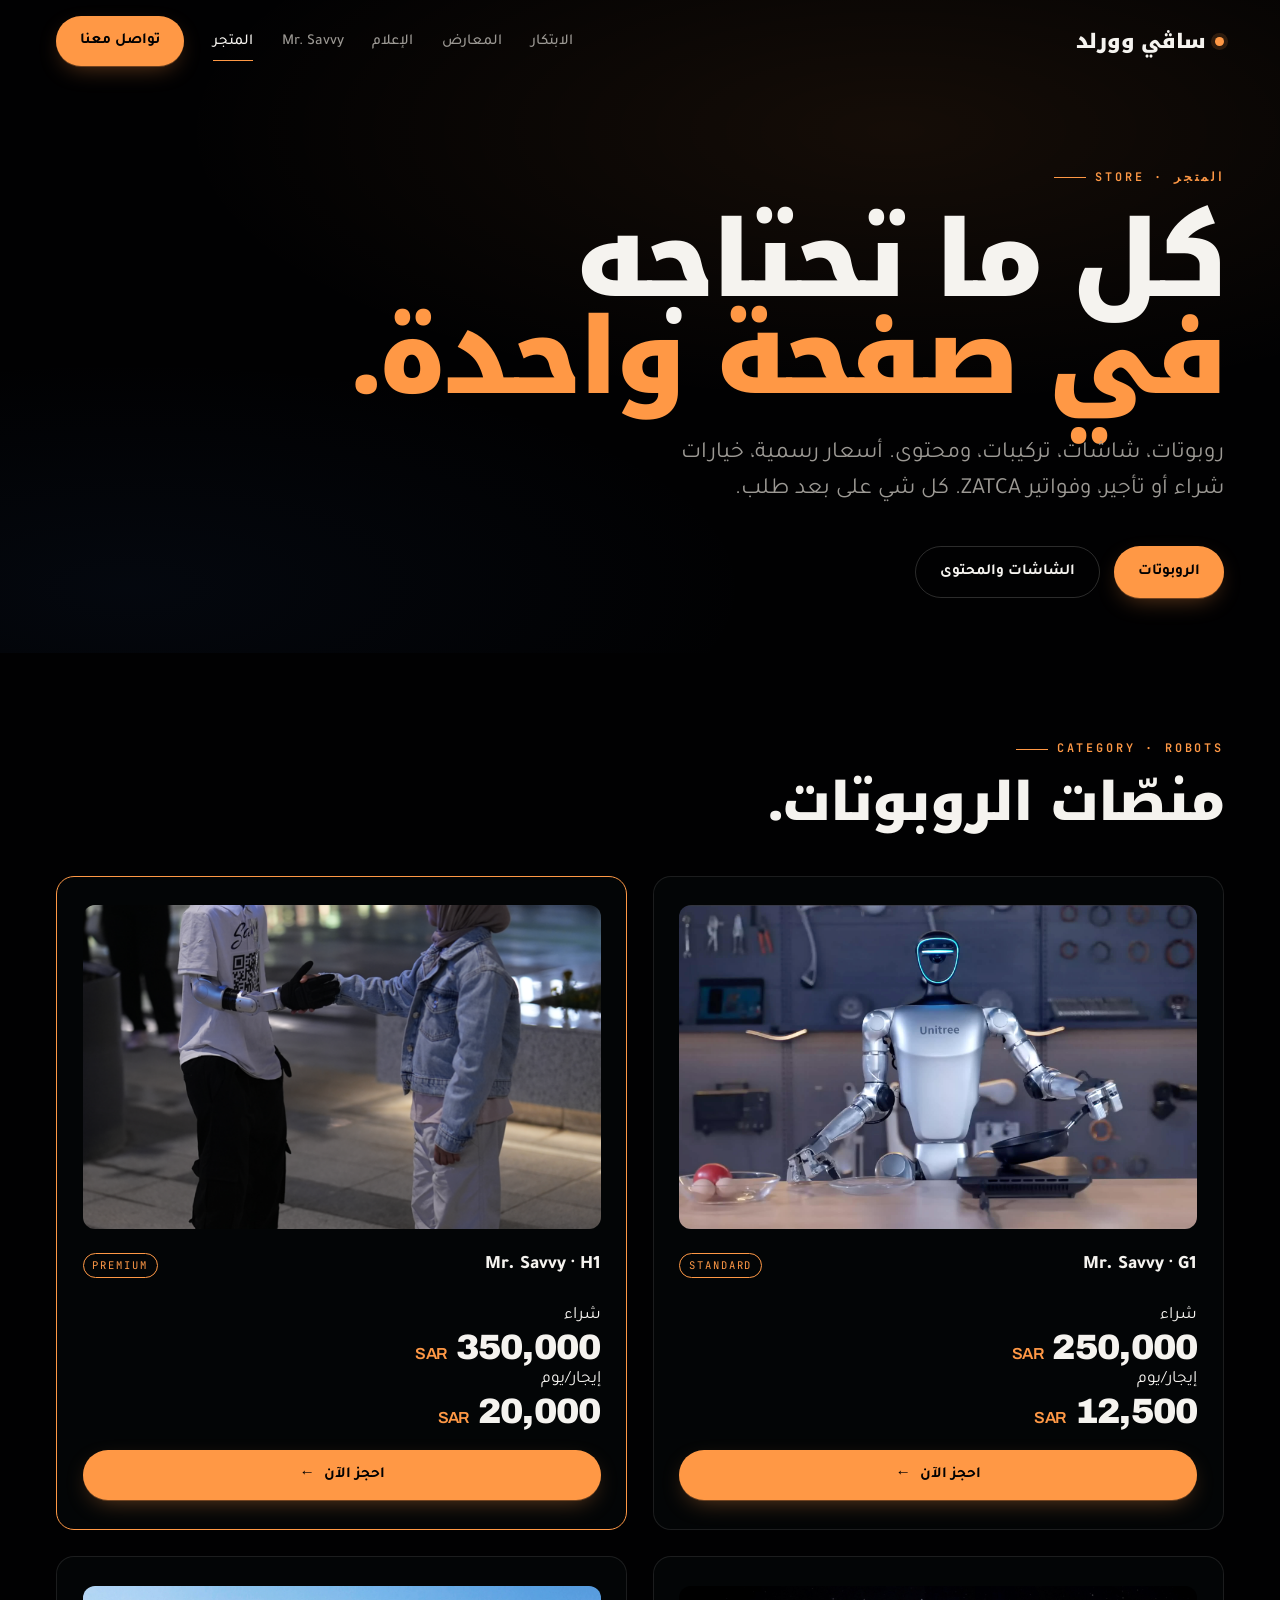
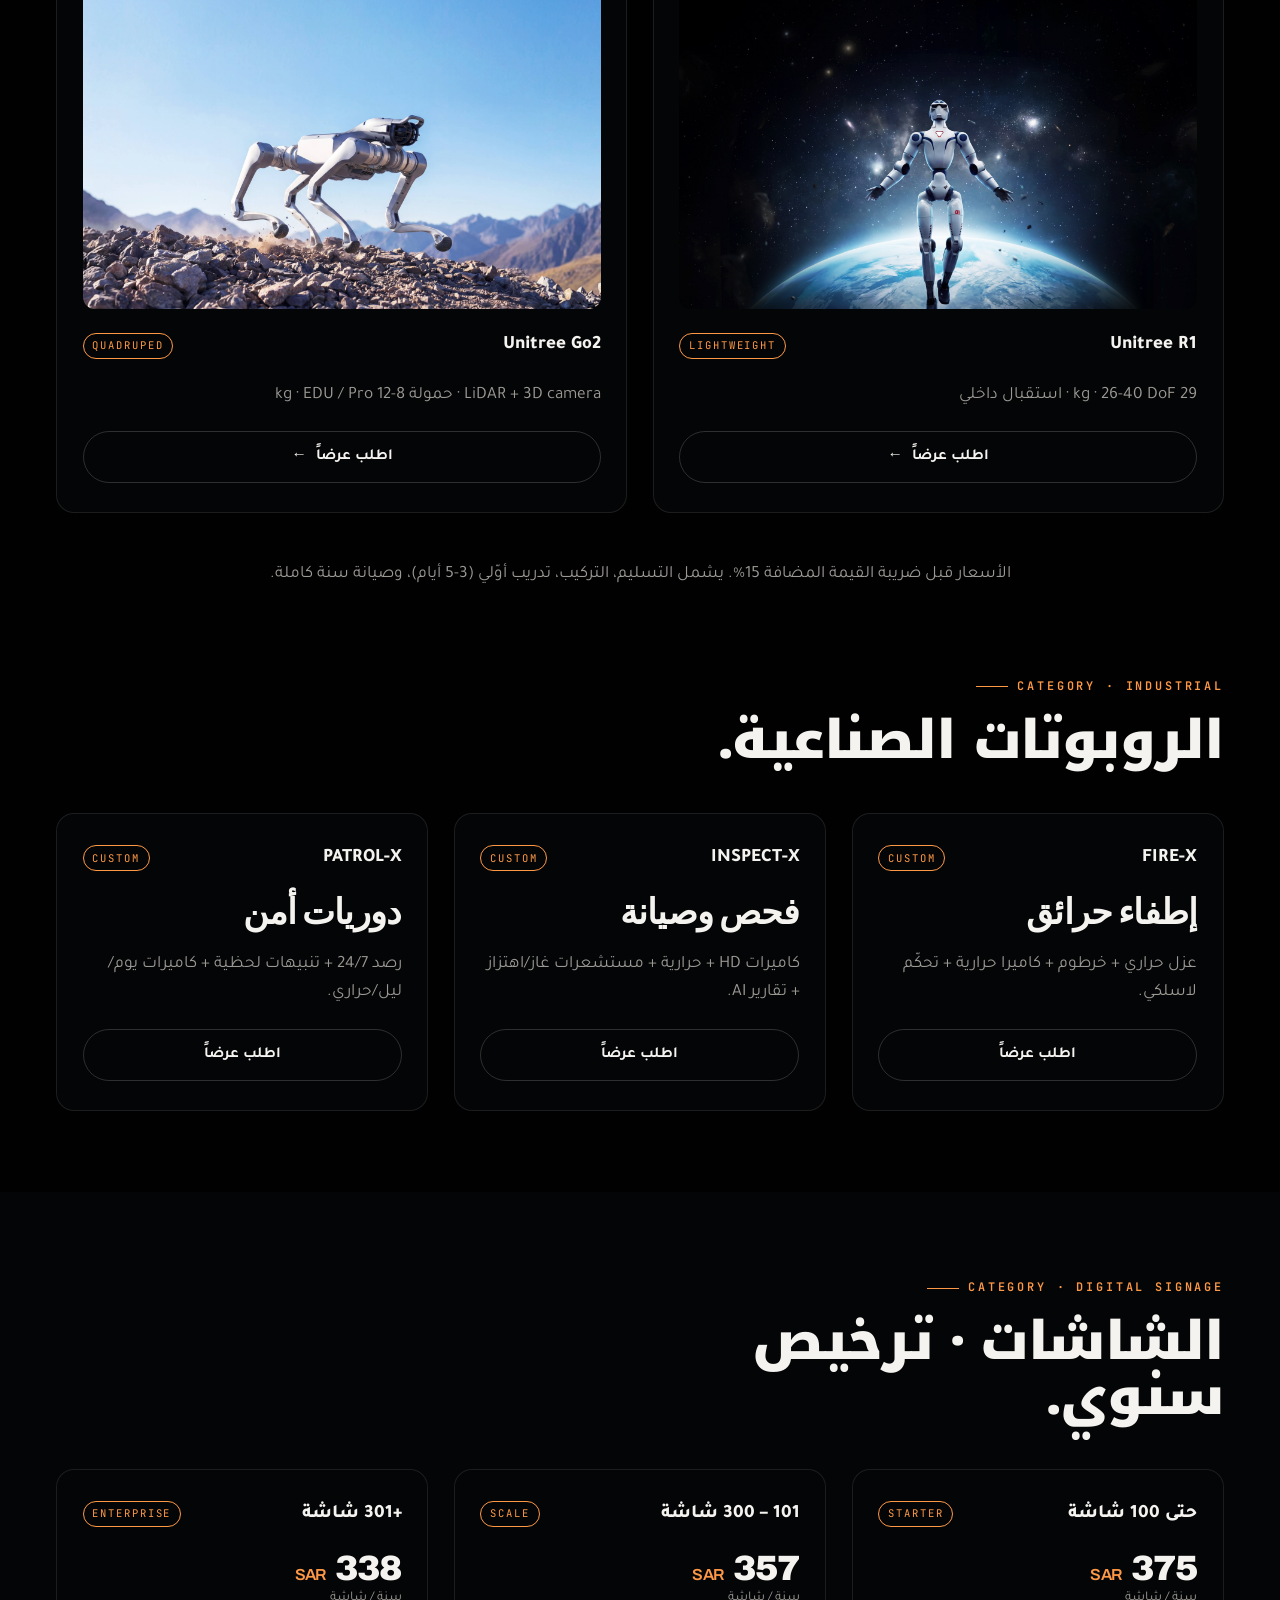
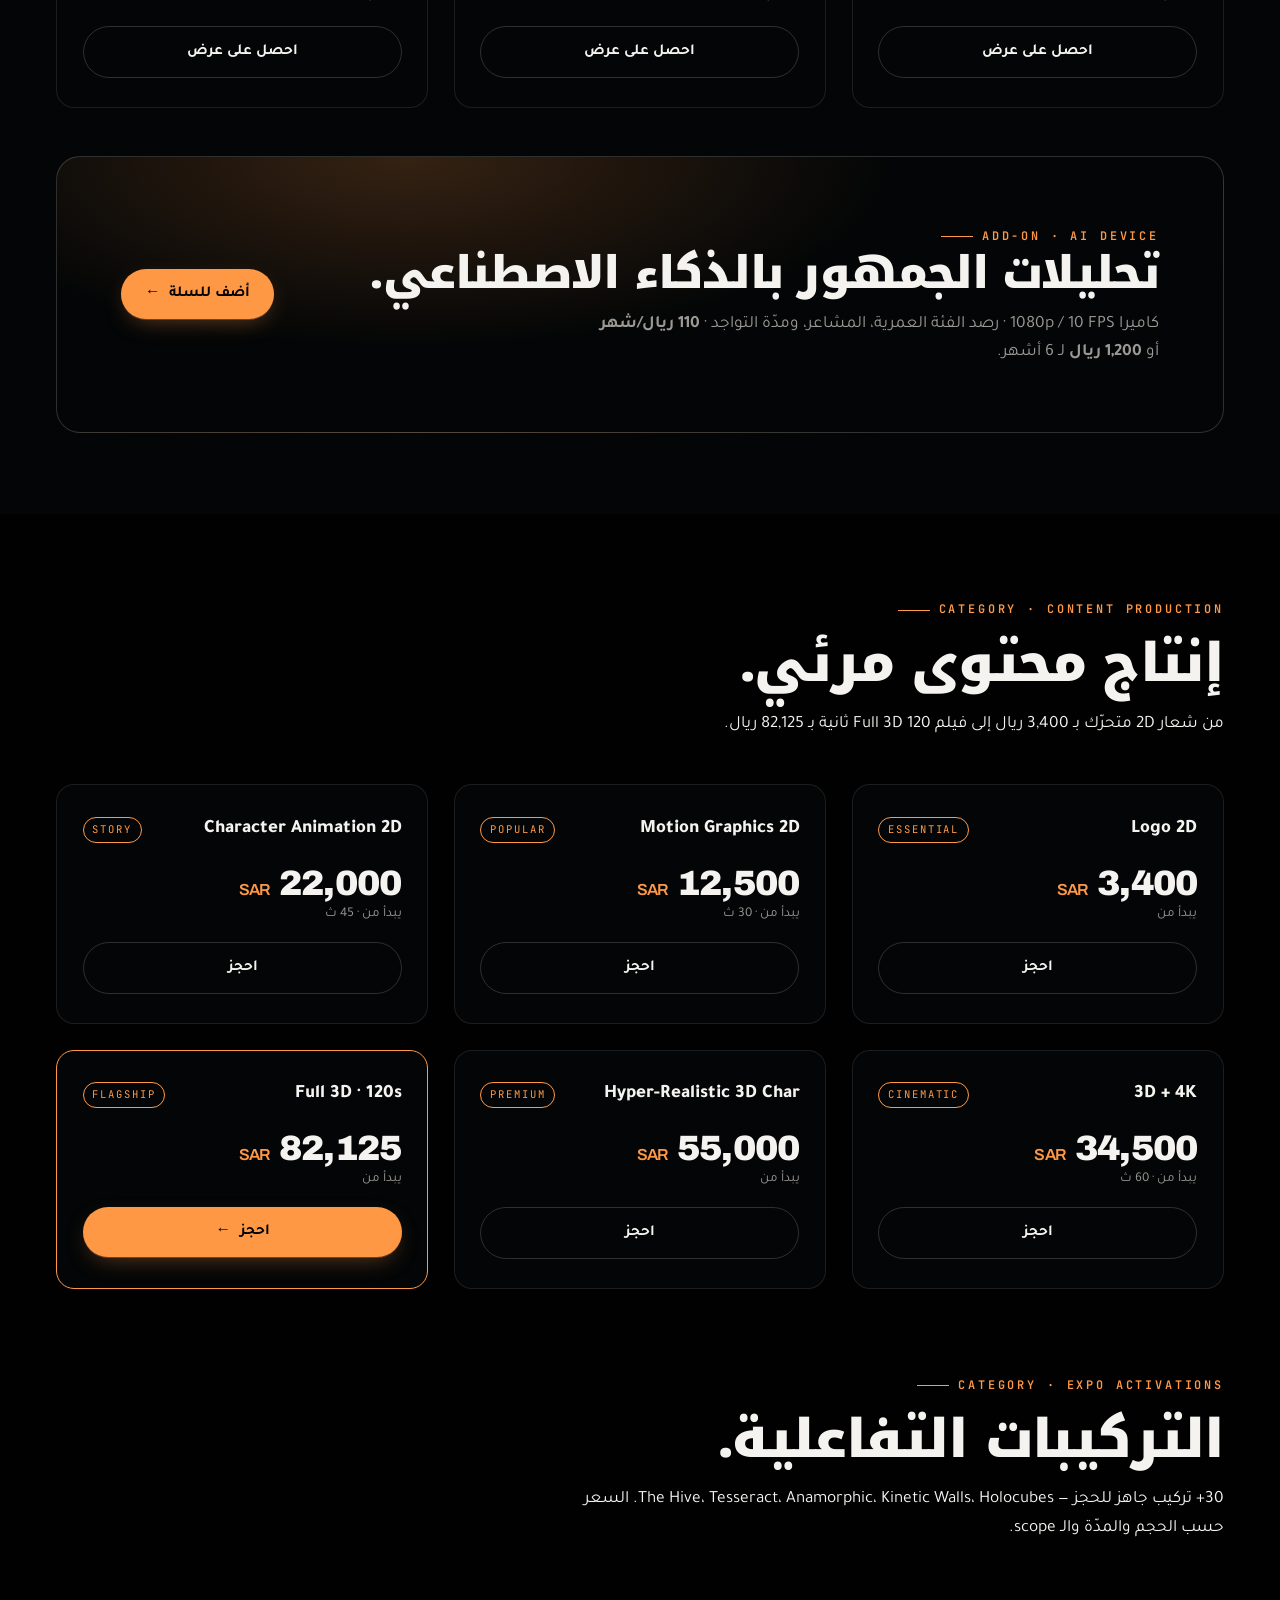
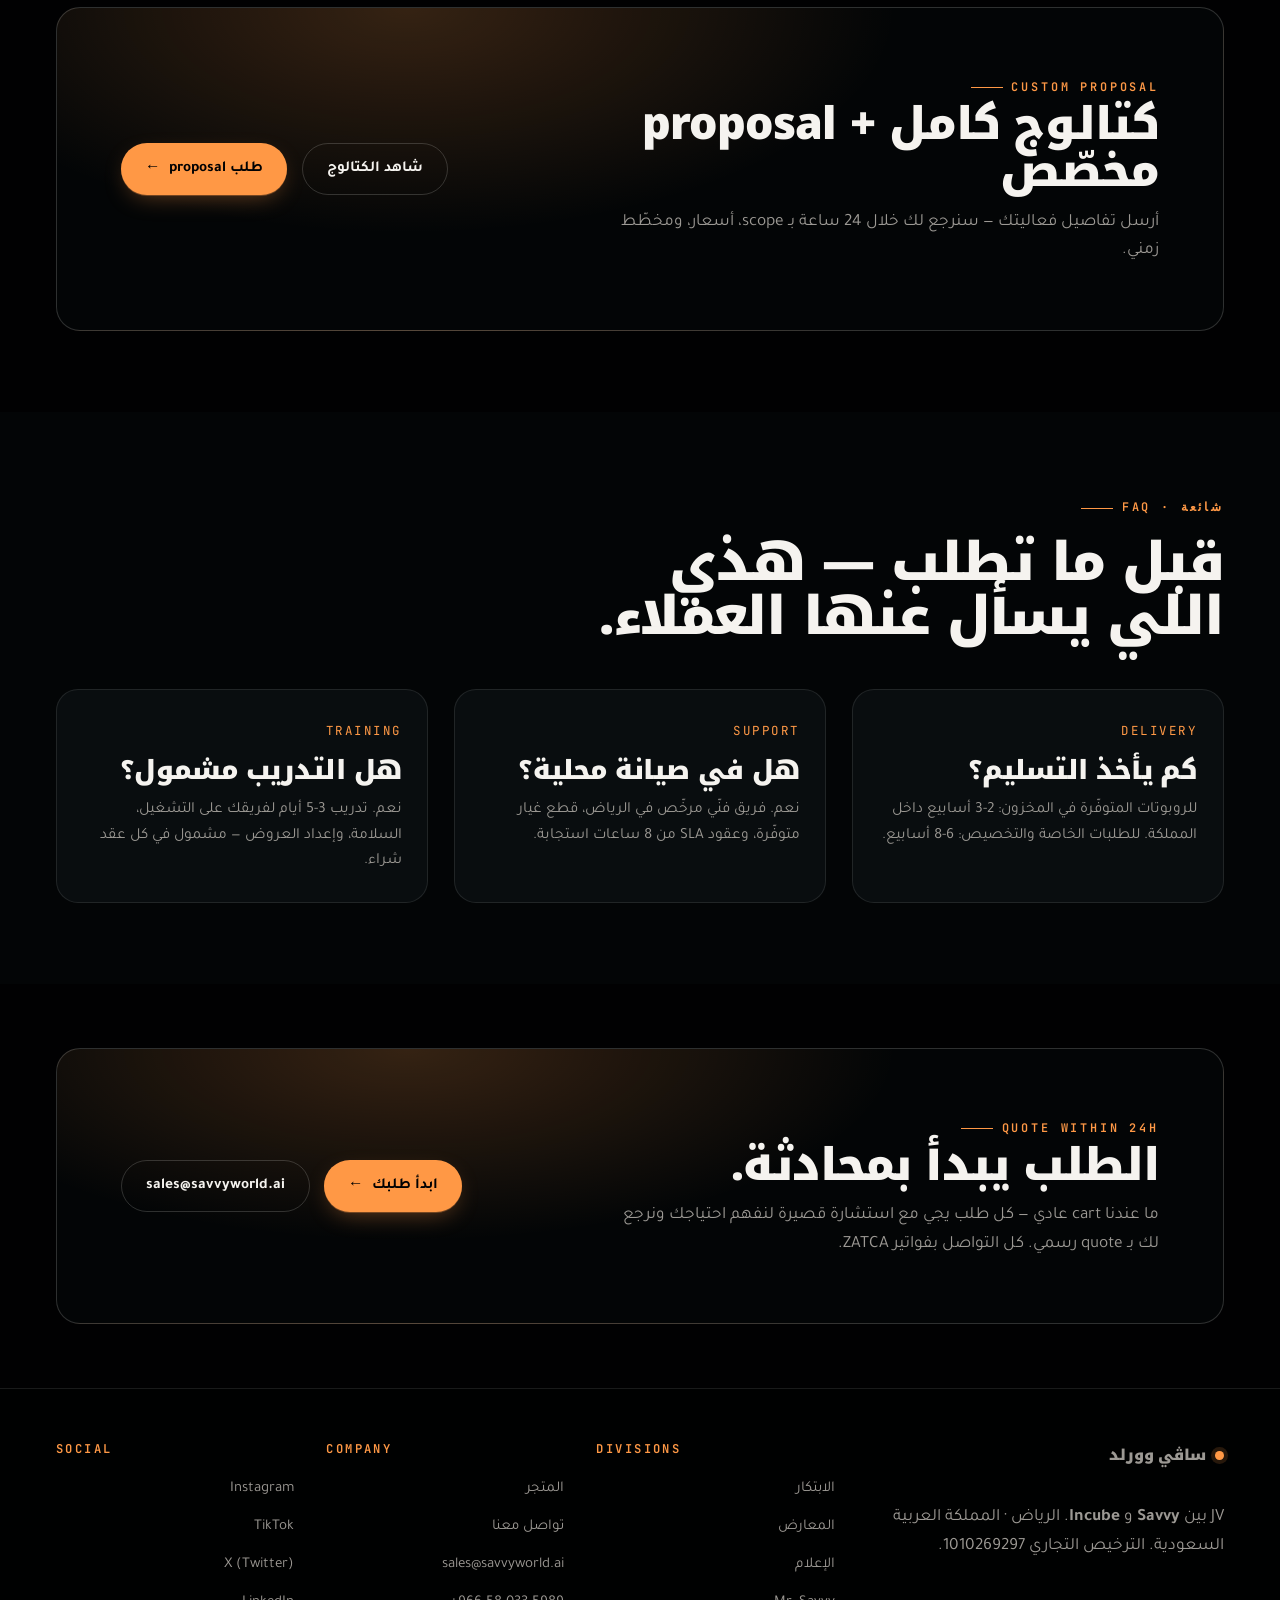
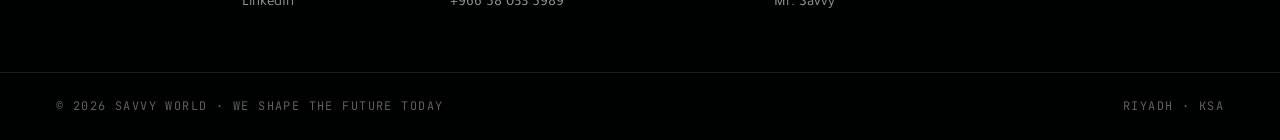
<file: store.html>
<!DOCTYPE html>
<html lang="ar" dir="rtl">
<head>
  <meta charset="UTF-8" />
  <meta name="viewport" content="width=device-width, initial-scale=1.0" />
  <title>المتجر · ساڤي وورلد</title>
  <meta name="description" content="متجر ساڤي وورلد: Mr. Savvy، Unitree G1/H1/R1، Go2 quadruped، روبوتات صناعية، شاشات رقمية، وتركيبات تفاعلية. أسعار رسمية وخيارات شراء/تأجير." />
  <link rel="preconnect" href="https://fonts.googleapis.com" />
  <link rel="preconnect" href="https://fonts.gstatic.com" crossorigin />
  <link href="https://fonts.googleapis.com/css2?family=Noto+Kufi+Arabic:wght@400;600;700;800;900&family=Tajawal:wght@300;400;500;700&family=Archivo:wght@500;600;700;800;900&family=JetBrains+Mono:wght@400;500;600&display=swap" rel="stylesheet" />
  <link rel="stylesheet" href="css/savvy.css" />
</head>
<body>

<header class="site-header">
  <nav class="site-nav">
    <a href="index.html" class="brand-mark"><span class="pulse"></span><span>ساڤي وورلد</span></a>
    <div class="nav-links">
      <a href="innovation.html" data-page="innovation">الابتكار</a>
      <a href="expo.html" data-page="expo">المعارض</a>
      <a href="media.html" data-page="media">الإعلام</a>
      <a href="mr-savvy.html" data-page="mr-savvy">Mr. Savvy</a>
      <a href="store.html" data-page="store">المتجر</a>
      <a href="contact.html" class="btn btn-primary">تواصل معنا</a>
    </div>
  </nav>
</header>

<section class="hero">
  <div class="wrap">
    <span class="kicker">STORE &middot; المتجر</span>
    <h1 class="display">
      كل ما تحتاجه
      <span class="accent-line">في صفحة واحدة.</span>
    </h1>
    <p class="lead">
      روبوتات، شاشات، تركيبات، ومحتوى. أسعار رسمية، خيارات شراء أو تأجير، وفواتير ZATCA. كل شي على بعد طلب.
    </p>
    <div class="hero-cta">
      <a href="#robots" class="btn btn-primary">الروبوتات</a>
      <a href="#media" class="btn btn-ghost">الشاشات والمحتوى</a>
    </div>
  </div>
</section>

<!-- ===================== ROBOTS ===================== -->
<section class="section" id="robots">
  <div class="wrap">
    <header class="section-head">
      <div class="titles">
        <span class="kicker">CATEGORY · ROBOTS</span>
        <h2>منصّات الروبوتات.</h2>
      </div>
    </header>

    <div class="price-table" style="grid-template-columns: repeat(2, 1fr);">
      <article class="price-card">
        <img src="assets/unit-g1.jpg" alt="" style="width: 100%; aspect-ratio: 16/10; object-fit: cover; border-radius: 12px;">
        <div class="label-row">
          <span class="name">Mr. Savvy &middot; G1</span>
          <span class="badge">STANDARD</span>
        </div>
        <div class="price-row">
          <div class="price">
            <span class="label">شراء</span>
            <div class="amount">250,000 <span class="cur">SAR</span></div>
          </div>
          <div class="price">
            <span class="label">إيجار/يوم</span>
            <div class="amount">12,500 <span class="cur">SAR</span></div>
          </div>
        </div>
        <a href="contact.html?product=mr-savvy-g1" class="btn btn-primary" style="justify-content:center;">احجز الآن <span class="arrow" aria-hidden="true">←</span></a>
      </article>

      <article class="price-card" style="border-color: var(--ember);">
        <img src="assets/savvy-night.png" alt="" style="width: 100%; aspect-ratio: 16/10; object-fit: cover; border-radius: 12px;">
        <div class="label-row">
          <span class="name">Mr. Savvy &middot; H1</span>
          <span class="badge">PREMIUM</span>
        </div>
        <div class="price-row">
          <div class="price">
            <span class="label">شراء</span>
            <div class="amount">350,000 <span class="cur">SAR</span></div>
          </div>
          <div class="price">
            <span class="label">إيجار/يوم</span>
            <div class="amount">20,000 <span class="cur">SAR</span></div>
          </div>
        </div>
        <a href="contact.html?product=mr-savvy-h1" class="btn btn-primary" style="justify-content:center;">احجز الآن <span class="arrow" aria-hidden="true">←</span></a>
      </article>

      <article class="price-card">
        <img src="assets/unit-r1.jpg" alt="" style="width: 100%; aspect-ratio: 16/10; object-fit: cover; border-radius: 12px;">
        <div class="label-row">
          <span class="name">Unitree R1</span>
          <span class="badge">LIGHTWEIGHT</span>
        </div>
        <p class="muted">29 kg &middot; 26-40 DoF &middot; استقبال داخلي</p>
        <a href="contact.html?product=unitree-r1" class="btn btn-ghost" style="justify-content:center;">اطلب عرضاً <span class="arrow" aria-hidden="true">←</span></a>
      </article>

      <article class="price-card">
        <img src="assets/unit-go2.jpg" alt="" style="width: 100%; aspect-ratio: 16/10; object-fit: cover; border-radius: 12px;">
        <div class="label-row">
          <span class="name">Unitree Go2</span>
          <span class="badge">QUADRUPED</span>
        </div>
        <p class="muted">LiDAR + 3D camera &middot; حمولة 8-12 kg &middot; EDU / Pro</p>
        <a href="contact.html?product=unitree-go2" class="btn btn-ghost" style="justify-content:center;">اطلب عرضاً <span class="arrow" aria-hidden="true">←</span></a>
      </article>
    </div>

    <p class="muted mt-3 text-center">الأسعار قبل ضريبة القيمة المضافة 15%. يشمل التسليم، التركيب، تدريب أوّلي (3-5 أيام)، وصيانة سنة كاملة.</p>
  </div>
</section>

<!-- ===================== INDUSTRIAL ===================== -->
<section class="section" style="padding-block-start: 0;">
  <div class="wrap">
    <header class="section-head">
      <div class="titles">
        <span class="kicker">CATEGORY · INDUSTRIAL</span>
        <h2>الروبوتات الصناعية.</h2>
      </div>
    </header>

    <div class="price-table">
      <article class="price-card">
        <div class="label-row">
          <span class="name">FIRE-X</span>
          <span class="badge">CUSTOM</span>
        </div>
        <div class="amount">إطفاء حرائق</div>
        <p class="muted">عزل حراري + خرطوم + كاميرا حرارية + تحكّم لاسلكي.</p>
        <a href="contact.html?product=fire-x" class="btn btn-ghost" style="justify-content:center;">اطلب عرضاً</a>
      </article>

      <article class="price-card">
        <div class="label-row">
          <span class="name">INSPECT-X</span>
          <span class="badge">CUSTOM</span>
        </div>
        <div class="amount">فحص وصيانة</div>
        <p class="muted">كاميرات HD + حرارية + مستشعرات غاز/اهتزاز + تقارير AI.</p>
        <a href="contact.html?product=inspect-x" class="btn btn-ghost" style="justify-content:center;">اطلب عرضاً</a>
      </article>

      <article class="price-card">
        <div class="label-row">
          <span class="name">PATROL-X</span>
          <span class="badge">CUSTOM</span>
        </div>
        <div class="amount">دوريات أمن</div>
        <p class="muted">رصد 24/7 + تنبيهات لحظية + كاميرات يوم/ليل/حراري.</p>
        <a href="contact.html?product=patrol-x" class="btn btn-ghost" style="justify-content:center;">اطلب عرضاً</a>
      </article>
    </div>
  </div>
</section>

<!-- ===================== MEDIA ===================== -->
<section class="section" id="media" style="background: var(--obsidian);">
  <div class="wrap">
    <header class="section-head">
      <div class="titles">
        <span class="kicker">CATEGORY · DIGITAL SIGNAGE</span>
        <h2>الشاشات &middot; ترخيص سنوي.</h2>
      </div>
    </header>

    <div class="price-table">
      <article class="price-card">
        <div class="label-row">
          <span class="name">حتى 100 شاشة</span>
          <span class="badge">STARTER</span>
        </div>
        <div class="amount">375 <span class="cur">SAR</span><span class="per">سنة / شاشة</span></div>
        <a href="contact.html?product=signage-starter" class="btn btn-ghost" style="justify-content:center;">احصل على عرض</a>
      </article>

      <article class="price-card">
        <div class="label-row">
          <span class="name">101 – 300 شاشة</span>
          <span class="badge">SCALE</span>
        </div>
        <div class="amount">357 <span class="cur">SAR</span><span class="per">سنة / شاشة</span></div>
        <a href="contact.html?product=signage-scale" class="btn btn-ghost" style="justify-content:center;">احصل على عرض</a>
      </article>

      <article class="price-card">
        <div class="label-row">
          <span class="name">+301 شاشة</span>
          <span class="badge">ENTERPRISE</span>
        </div>
        <div class="amount">338 <span class="cur">SAR</span><span class="per">سنة / شاشة</span></div>
        <a href="contact.html?product=signage-enterprise" class="btn btn-ghost" style="justify-content:center;">احصل على عرض</a>
      </article>
    </div>

    <div class="cta-band mt-3">
      <div>
        <span class="kicker">ADD-ON · AI DEVICE</span>
        <h2>تحليلات الجمهور بالذكاء الاصطناعي.</h2>
        <p>كاميرا 1080p / 10 FPS &middot; رصد الفئة العمرية، المشاعر، ومدّة التواجد &middot; <strong>110 ريال/شهر</strong> أو <strong>1,200 ريال</strong> لـ 6 أشهر.</p>
      </div>
      <div class="actions">
        <a href="contact.html?product=ai-device" class="btn btn-primary">أضف للسلة <span class="arrow" aria-hidden="true">←</span></a>
      </div>
    </div>
  </div>
</section>

<!-- ===================== CONTENT PRODUCTION ===================== -->
<section class="section" id="content">
  <div class="wrap">
    <header class="section-head">
      <div class="titles">
        <span class="kicker">CATEGORY · CONTENT PRODUCTION</span>
        <h2>إنتاج محتوى مرئي.</h2>
        <p class="lead">من شعار 2D متحرّك بـ 3,400 ريال إلى فيلم Full 3D 120 ثانية بـ 82,125 ريال.</p>
      </div>
    </header>

    <div class="price-table">
      <article class="price-card">
        <div class="label-row">
          <span class="name">Logo 2D</span>
          <span class="badge">ESSENTIAL</span>
        </div>
        <div class="amount">3,400 <span class="cur">SAR</span><span class="per">يبدأ من</span></div>
        <a href="contact.html?product=logo-2d" class="btn btn-ghost" style="justify-content:center;">احجز</a>
      </article>

      <article class="price-card">
        <div class="label-row">
          <span class="name">Motion Graphics 2D</span>
          <span class="badge">POPULAR</span>
        </div>
        <div class="amount">12,500 <span class="cur">SAR</span><span class="per">يبدأ من &middot; 30 ث</span></div>
        <a href="contact.html?product=motion-2d" class="btn btn-ghost" style="justify-content:center;">احجز</a>
      </article>

      <article class="price-card">
        <div class="label-row">
          <span class="name">Character Animation 2D</span>
          <span class="badge">STORY</span>
        </div>
        <div class="amount">22,000 <span class="cur">SAR</span><span class="per">يبدأ من &middot; 45 ث</span></div>
        <a href="contact.html?product=character-2d" class="btn btn-ghost" style="justify-content:center;">احجز</a>
      </article>

      <article class="price-card">
        <div class="label-row">
          <span class="name">3D + 4K</span>
          <span class="badge">CINEMATIC</span>
        </div>
        <div class="amount">34,500 <span class="cur">SAR</span><span class="per">يبدأ من &middot; 60 ث</span></div>
        <a href="contact.html?product=3d-4k" class="btn btn-ghost" style="justify-content:center;">احجز</a>
      </article>

      <article class="price-card">
        <div class="label-row">
          <span class="name">Hyper-Realistic 3D Char</span>
          <span class="badge">PREMIUM</span>
        </div>
        <div class="amount">55,000 <span class="cur">SAR</span><span class="per">يبدأ من</span></div>
        <a href="contact.html?product=3d-character" class="btn btn-ghost" style="justify-content:center;">احجز</a>
      </article>

      <article class="price-card" style="border-color: var(--ember);">
        <div class="label-row">
          <span class="name">Full 3D &middot; 120s</span>
          <span class="badge">FLAGSHIP</span>
        </div>
        <div class="amount">82,125 <span class="cur">SAR</span><span class="per">يبدأ من</span></div>
        <a href="contact.html?product=3d-flagship" class="btn btn-primary" style="justify-content:center;">احجز <span class="arrow" aria-hidden="true">←</span></a>
      </article>
    </div>
  </div>
</section>

<!-- ===================== ACTIVATIONS BUNDLE ===================== -->
<section class="section" style="padding-block-start: 0;">
  <div class="wrap">
    <header class="section-head">
      <div class="titles">
        <span class="kicker">CATEGORY · EXPO ACTIVATIONS</span>
        <h2>التركيبات التفاعلية.</h2>
        <p class="lead">30+ تركيب جاهز للحجز &mdash; The Hive، Tesseract، Anamorphic، Kinetic Walls، Holocubes. السعر حسب الحجم والمدّة والـ scope.</p>
      </div>
    </header>

    <div class="cta-band">
      <div>
        <span class="kicker">CUSTOM PROPOSAL</span>
        <h2>كتالوج كامل + proposal مخصّص</h2>
        <p>أرسل تفاصيل فعاليتك &mdash; سنرجع لك خلال 24 ساعة بـ scope، أسعار، ومخطّط زمني.</p>
      </div>
      <div class="actions">
        <a href="expo.html" class="btn btn-ghost">شاهد الكتالوج</a>
        <a href="contact.html?product=activations" class="btn btn-primary">طلب proposal <span class="arrow" aria-hidden="true">←</span></a>
      </div>
    </div>
  </div>
</section>

<!-- ===================== FAQ / TRUST ===================== -->
<section class="section" style="background: var(--obsidian);">
  <div class="wrap">
    <header class="section-head">
      <div class="titles">
        <span class="kicker">FAQ &middot; شائعة</span>
        <h2>قبل ما تطلب &mdash; هذي اللي يسأل عنها العملاء.</h2>
      </div>
    </header>

    <div class="divisions">
      <article class="division" style="background: var(--graphite);">
        <div class="body">
          <span class="num">DELIVERY</span>
          <h3>كم يأخذ التسليم؟</h3>
          <p class="summary">للروبوتات المتوفّرة في المخزون: 2-3 أسابيع داخل المملكة. للطلبات الخاصة والتخصيص: 6-8 أسابيع.</p>
        </div>
      </article>

      <article class="division" style="background: var(--graphite);">
        <div class="body">
          <span class="num">SUPPORT</span>
          <h3>هل في صيانة محلية؟</h3>
          <p class="summary">نعم. فريق فنّي مرخّص في الرياض، قطع غيار متوفّرة، وعقود SLA من 8 ساعات استجابة.</p>
        </div>
      </article>

      <article class="division" style="background: var(--graphite);">
        <div class="body">
          <span class="num">TRAINING</span>
          <h3>هل التدريب مشمول؟</h3>
          <p class="summary">نعم. تدريب 3-5 أيام لفريقك على التشغيل، السلامة، وإعداد العروض &mdash; مشمول في كل عقد شراء.</p>
        </div>
      </article>
    </div>
  </div>
</section>

<!-- ===================== CTA ===================== -->
<section class="wrap">
  <div class="cta-band">
    <div>
      <span class="kicker">QUOTE WITHIN 24h</span>
      <h2>الطلب يبدأ بمحادثة.</h2>
      <p>ما عندنا cart عادي &mdash; كل طلب يجي مع استشارة قصيرة لنفهم احتياجك ونرجع لك بـ quote رسمي. كل التواصل بفواتير ZATCA.</p>
    </div>
    <div class="actions">
      <a href="contact.html" class="btn btn-primary">ابدأ طلبك <span class="arrow" aria-hidden="true">←</span></a>
      <a href="mailto:sales@savvyworld.ai" class="btn btn-ghost">sales@savvyworld.ai</a>
    </div>
  </div>
</section>

<footer class="site-footer">
  <div class="wrap footer-grid">
    <div>
      <a href="index.html" class="brand-mark"><span class="pulse"></span><span>ساڤي وورلد</span></a>
      <p class="mt-2 muted" style="max-width: 38ch;">JV بين <strong>Savvy</strong> و <strong>Incube</strong>. الرياض &middot; المملكة العربية السعودية. الترخيص التجاري 1010269297.</p>
    </div>
    <div>
      <h4>Divisions</h4>
      <ul>
        <li><a href="innovation.html">الابتكار</a></li>
        <li><a href="expo.html">المعارض</a></li>
        <li><a href="media.html">الإعلام</a></li>
        <li><a href="mr-savvy.html">Mr. Savvy</a></li>
      </ul>
    </div>
    <div>
      <h4>Company</h4>
      <ul>
        <li><a href="store.html">المتجر</a></li>
        <li><a href="contact.html">تواصل معنا</a></li>
        <li><a href="mailto:sales@savvyworld.ai">sales@savvyworld.ai</a></li>
        <li><a href="tel:+966580335989" dir="ltr">+966 58 033 5989</a></li>
      </ul>
    </div>
    <div>
      <h4>Social</h4>
      <ul>
        <li><a href="https://instagram.com/mr.savvy_saudi" target="_blank" rel="noopener">Instagram</a></li>
        <li><a href="https://tiktok.com/@mr.savvy_saudi" target="_blank" rel="noopener">TikTok</a></li>
        <li><a href="https://x.com/mr.savvy_saudi" target="_blank" rel="noopener">X (Twitter)</a></li>
        <li><a href="https://linkedin.com/company/savvy-world" target="_blank" rel="noopener">LinkedIn</a></li>
      </ul>
    </div>
  </div>
  <div class="wrap footer-bot">
    <span>© 2026 SAVVY WORLD · WE SHAPE THE FUTURE TODAY</span>
    <span>RIYADH · KSA</span>
  </div>
</footer>

<script src="js/savvy.js" defer></script>
</body>
</html>
</file>
<file: css/savvy.css>
/* ============================================================
   SAVVY WORLD — Design System
   Tech-forward at rest, theatrical in motion.
   ============================================================ */

:root {
  /* ── Surfaces (dark industrial canvas) ── */
  --void:      oklch(0.07 0.005 240);    /* deepest base */
  --obsidian:  oklch(0.11 0.008 240);    /* elevated surfaces */
  --graphite:  oklch(0.155 0.008 240);   /* cards */
  --steel:    oklch(0.22 0.008 240);    /* strong borders */
  --line:      oklch(0.96 0.005 80 / 0.10);
  --line-2:    oklch(0.96 0.005 80 / 0.18);

  /* ── Type colors ── */
  --bone:      oklch(0.965 0.006 80);    /* primary text on dark */
  --ash:       oklch(0.685 0.008 80);    /* secondary text */
  --mute:      oklch(0.49 0.008 80);     /* labels */

  /* ── Accents (one warm, one cool) ── */
  --ember:     oklch(0.78 0.16 55);      /* copper-amber — premium Saudi warmth */
  --ember-2:   oklch(0.66 0.18 45);      /* deeper for hover/active */
  --ember-soft: oklch(0.78 0.16 55 / 0.15);

  --ice:       oklch(0.86 0.08 220);     /* cool spec accent — sparingly */
  --flame:     oklch(0.65 0.22 28);      /* theatrical — only in moments */

  /* ── Motion ── */
  --ease-expo: cubic-bezier(0.16, 1, 0.3, 1);
  --ease-quart: cubic-bezier(0.25, 1, 0.5, 1);
  --ease-back: cubic-bezier(0.34, 1.56, 0.64, 1);

  /* ── Layout ── */
  --maxw: 1320px;
  --pad: clamp(1.25rem, 4.5vw, 3.5rem);
  --gutter: clamp(1rem, 2vw, 1.75rem);

  /* ── Type scale ── */
  --fs-mono: 0.74rem;       /* spec / kicker */
  --fs-body: clamp(0.98rem, 0.4vw + 0.92rem, 1.08rem);
  --fs-lead: clamp(1.15rem, 0.8vw + 1rem, 1.45rem);
  --fs-h3:   clamp(1.4rem, 1.1vw + 1.15rem, 1.85rem);
  --fs-h2:   clamp(2rem, 2.4vw + 1.4rem, 3.5rem);
  --fs-h1:   clamp(2.8rem, 7vw + 1rem, 7.2rem);
  --fs-mega: clamp(4rem, 12vw, 11rem);
}

/* ============================================================
   RESET + BASE
   ============================================================ */
*, *::before, *::after { box-sizing: border-box; margin: 0; padding: 0; }
html { scroll-behavior: smooth; -webkit-text-size-adjust: 100%; }
html, body { background: var(--void); }

body {
  font-family: "Tajawal", "Inter", system-ui, sans-serif;
  color: var(--bone);
  line-height: 1.65;
  font-weight: 400;
  font-size: var(--fs-body);
  overflow-x: hidden;
  -webkit-font-smoothing: antialiased;
  text-rendering: optimizeLegibility;
}

::selection { background: var(--ember); color: var(--void); }

a { color: inherit; text-decoration: none; }
img, video { display: block; max-width: 100%; }
button { font: inherit; cursor: pointer; border: 0; background: 0; color: inherit; }

/* container */
.wrap {
  max-width: var(--maxw);
  margin-inline: auto;
  padding-inline: var(--pad);
}
.wrap-tight { max-width: 980px; margin-inline: auto; padding-inline: var(--pad); }

/* ============================================================
   TYPOGRAPHY
   ============================================================ */
h1, h2, h3, h4, .display { font-family: "Noto Kufi Arabic", sans-serif; line-height: 1.05; letter-spacing: -0.02em; font-weight: 900; }
[lang="en"] h1, [lang="en"] h2, [lang="en"] h3, [lang="en"] h4,
.eng-display { font-family: "Archivo", "Inter", sans-serif; font-weight: 900; letter-spacing: -0.025em; }

.fs-h1 { font-size: var(--fs-h1); }
.fs-h2 { font-size: var(--fs-h2); }
.fs-h3 { font-size: var(--fs-h3); }
.fs-mega { font-size: var(--fs-mega); line-height: 0.86; }
.fs-lead { font-size: var(--fs-lead); color: var(--ash); max-width: 56ch; line-height: 1.55; }

/* mono "spec" label — industrial signature */
.mono, .spec-label {
  font-family: "JetBrains Mono", "IBM Plex Mono", monospace;
  direction: ltr;
  font-size: var(--fs-mono);
  font-weight: 500;
  letter-spacing: 0.18em;
  text-transform: uppercase;
  color: var(--ash);
}

.kicker {
  font-family: "JetBrains Mono", monospace;
  direction: ltr;
  font-size: var(--fs-mono);
  font-weight: 600;
  letter-spacing: 0.24em;
  text-transform: uppercase;
  color: var(--ember);
  display: inline-flex;
  align-items: center;
  gap: 0.75em;
}
.kicker::before {
  content: "";
  width: 2rem;
  height: 1px;
  background: var(--ember);
  display: inline-block;
}

.accent { color: var(--ember); }
.muted { color: var(--ash); }
.dim { color: var(--mute); }

/* ============================================================
   NAV / HEADER
   ============================================================ */
.site-header {
  position: fixed; inset-block-start: 0; inset-inline: 0;
  z-index: 80;
  transition: background .4s var(--ease-quart), backdrop-filter .4s, border-color .4s;
  border-block-end: 1px solid transparent;
}
.site-header.is-scrolled {
  background: oklch(0.07 0.005 240 / 0.78);
  backdrop-filter: blur(20px) saturate(1.4);
  border-block-end: 1px solid var(--line);
}

.site-nav {
  max-width: var(--maxw);
  margin-inline: auto;
  padding: 1rem var(--pad);
  display: flex; align-items: center; justify-content: space-between; gap: 2rem;
}

.brand-mark {
  display: inline-flex; align-items: center; gap: 0.6rem;
  font-family: "Noto Kufi Arabic"; font-weight: 900; font-size: 1.25rem;
  letter-spacing: -0.01em;
  color: var(--bone);
}
.brand-mark .pulse {
  width: 0.55rem; height: 0.55rem; border-radius: 50%;
  background: var(--ember);
  box-shadow: 0 0 0 4px var(--ember-soft);
  animation: pulse 2.4s var(--ease-expo) infinite;
}
@keyframes pulse {
  0%, 100% { box-shadow: 0 0 0 4px var(--ember-soft); }
  50% { box-shadow: 0 0 0 8px oklch(0.78 0.16 55 / 0.05); }
}

.nav-links { display: flex; gap: 1.8rem; align-items: center; }
.nav-links a:not(.btn) {
  font-weight: 500; font-size: 0.95rem;
  color: var(--ash); position: relative;
  transition: color .25s;
}
.nav-links a:not(.btn):hover, .nav-links a.is-current { color: var(--bone); }
.nav-links a:not(.btn)::after {
  content: ""; position: absolute;
  inset-block-end: -7px; inset-inline-start: 0;
  width: 100%; height: 1px; background: var(--ember);
  transform: scaleX(0); transform-origin: inline-end;
  transition: transform .35s var(--ease-expo);
}
.nav-links a:not(.btn):hover::after,
.nav-links a.is-current::after { transform: scaleX(1); transform-origin: inline-start; }

@media (max-width: 880px) {
  .nav-links a:not(.btn) { display: none; }
}

/* ============================================================
   BUTTONS
   ============================================================ */
.btn {
  font-family: "Tajawal", sans-serif;
  font-weight: 700;
  font-size: 0.96rem;
  padding: 0.78rem 1.5rem;
  border-radius: 100px;
  display: inline-flex; align-items: center; gap: 0.55rem;
  transition: transform .3s var(--ease-expo),
              box-shadow .3s var(--ease-expo),
              background .3s, border-color .3s;
  will-change: transform;
  white-space: nowrap;
}
.btn-primary {
  background: var(--ember); color: var(--void);
  box-shadow: 0 1px 0 oklch(0.78 0.16 55 / 0.3),
              0 8px 24px -8px oklch(0.78 0.16 55 / 0.4);
}
.btn-primary:hover {
  background: var(--ember-2);
  transform: translateY(-2px);
  box-shadow: 0 1px 0 oklch(0.78 0.16 55 / 0.4),
              0 16px 36px -10px oklch(0.78 0.16 55 / 0.55);
}
.btn-ghost {
  background: transparent; color: var(--bone);
  border: 1px solid var(--line-2);
}
.btn-ghost:hover { border-color: var(--bone); transform: translateY(-2px); }
.btn-link {
  background: transparent; color: var(--bone);
  padding: 0.78rem 0; gap: 0.4rem;
}
.btn-link .arrow { transition: transform .25s var(--ease-expo); }
.btn-link:hover .arrow { transform: translateX(-6px); }
[dir="rtl"] .btn-link:hover .arrow { transform: translateX(-6px); }

/* ============================================================
   HERO
   ============================================================ */
.hero {
  position: relative;
  padding-block: clamp(8rem, 18vh, 12rem) clamp(2rem, 6vh, 5rem);
  overflow: hidden;
  isolation: isolate;
}
.hero::before {
  content: "";
  position: absolute; inset: 0;
  background:
    radial-gradient(80% 60% at 70% 20%, oklch(0.78 0.16 55 / 0.08), transparent 70%),
    radial-gradient(70% 50% at 10% 90%, oklch(0.55 0.16 260 / 0.06), transparent 70%);
  pointer-events: none; z-index: -1;
}

.hero h1.display {
  font-size: var(--fs-h1);
  font-weight: 900;
  line-height: 0.92;
  letter-spacing: -0.035em;
  color: var(--bone);
  margin-block-start: 1.4rem;
}
.hero h1 .accent-line {
  display: block;
  color: var(--ember);
}
.hero .lead {
  font-size: var(--fs-lead);
  color: var(--ash);
  max-width: 44ch;
  margin-block-start: 1.8rem;
  line-height: 1.55;
}
.hero-cta {
  display: flex; gap: 0.85rem;
  margin-block-start: 2.4rem;
  flex-wrap: wrap;
}

/* hero featured visual frame */
.hero-frame {
  margin-block-start: clamp(2.5rem, 6vw, 5rem);
  position: relative;
}
.hero-frame .surface {
  position: relative;
  border-radius: 24px;
  overflow: hidden;
  border: 1px solid var(--line-2);
  background: var(--obsidian);
  box-shadow:
    0 40px 80px -40px rgba(0, 0, 0, 0.7),
    0 1px 0 var(--line) inset;
}
.hero-frame .media {
  width: 100%;
  aspect-ratio: 16 / 8;
  object-fit: cover;
  display: block;
}
.hero-frame .surface::after {
  content: ""; position: absolute; inset: 0;
  background: linear-gradient(to top, oklch(0.07 0.005 240 / 0.65) 0%, transparent 50%);
  pointer-events: none;
}

/* corner spec labels — industrial frame markers */
.hero-frame .corner {
  position: absolute;
  font-family: "JetBrains Mono", monospace;
  font-size: 0.68rem;
  letter-spacing: 0.2em;
  color: var(--ash);
  direction: ltr;
  display: inline-flex; align-items: center; gap: .5rem;
  z-index: 3;
}
.hero-frame .corner.tl { inset-block-start: 1.2rem; inset-inline-start: 1.4rem; }
.hero-frame .corner.br { inset-block-end: 1.2rem; inset-inline-end: 1.4rem; }
.hero-frame .corner::before {
  content: ""; width: 8px; height: 8px;
  border: 1px solid var(--ember);
  border-radius: 50%;
  display: inline-block;
}

/* ============================================================
   STAT STRIP — big numbers row
   ============================================================ */
.stat-strip {
  display: grid;
  grid-template-columns: repeat(4, 1fr);
  gap: var(--gutter);
  padding-block: clamp(3rem, 6vh, 5rem);
  border-block: 1px solid var(--line);
}
.stat {
  padding: 0.5rem 0;
  border-inline-start: 1px solid var(--line);
  padding-inline-start: 1.2rem;
}
.stat:first-child { border-inline-start: 0; padding-inline-start: 0; }
.stat .num {
  font-family: "Archivo", sans-serif;
  font-weight: 900;
  font-size: clamp(2.2rem, 4.5vw, 4rem);
  line-height: 1;
  letter-spacing: -0.03em;
  color: var(--bone);
  display: block;
}
.stat .num .unit { color: var(--ember); }
.stat .label {
  margin-block-start: 0.55rem;
  font-size: 0.92rem;
  color: var(--ash);
  line-height: 1.4;
  max-width: 24ch;
}
@media (max-width: 780px) {
  .stat-strip { grid-template-columns: repeat(2, 1fr); row-gap: 2rem; }
  .stat:nth-child(odd) { border-inline-start: 0; padding-inline-start: 0; }
}

/* ============================================================
   SECTION — generic
   ============================================================ */
.section {
  padding-block: clamp(4rem, 9vh, 8rem);
  position: relative;
}
.section-head {
  display: flex; justify-content: space-between; align-items: flex-end;
  gap: 2rem; flex-wrap: wrap;
  margin-block-end: clamp(2.5rem, 5vh, 4rem);
}
.section-head .titles { max-width: 65ch; }
.section-head h2 { font-size: var(--fs-h2); margin-block-start: 0.9rem; line-height: 1.02; }
.section-head .lead { margin-block-start: 1.2rem; }

/* ============================================================
   DIVISION SPLITTER — 3 columns, the company shape
   ============================================================ */
.divisions {
  display: grid;
  grid-template-columns: repeat(3, 1fr);
  gap: var(--gutter);
}
@media (max-width: 920px) {
  .divisions { grid-template-columns: 1fr; }
}
.division {
  position: relative;
  background: var(--obsidian);
  border: 1px solid var(--line);
  border-radius: 22px;
  overflow: hidden;
  transition: transform .4s var(--ease-expo), border-color .3s;
  isolation: isolate;
}
.division:hover { transform: translateY(-6px); border-color: var(--line-2); }
.division .photo {
  aspect-ratio: 16 / 11;
  width: 100%;
  object-fit: cover;
  display: block;
  filter: brightness(0.88) saturate(1.08);
  transition: transform .8s var(--ease-quart), filter .4s;
}
.division:hover .photo { transform: scale(1.04); filter: brightness(1) saturate(1.15); }
.division .body {
  padding: 1.8rem 1.6rem 1.7rem;
}
.division .num {
  font-family: "JetBrains Mono", monospace;
  font-size: 0.78rem;
  color: var(--ember);
  letter-spacing: 0.2em;
  direction: ltr;
}
.division h3 {
  font-size: 1.65rem;
  margin-block-start: 0.6rem;
  color: var(--bone);
}
.division .summary { color: var(--ash); margin-block-start: 0.85rem; font-size: 0.97rem; }
.division .division-link {
  margin-block-start: 1.5rem;
  display: inline-flex; align-items: center; gap: 0.45rem;
  color: var(--ember);
  font-weight: 700;
  font-size: 0.94rem;
}
.division .division-link .arrow { transition: transform .25s var(--ease-expo); }
.division:hover .division-link .arrow { transform: translateX(-6px); }

/* ============================================================
   SPEC CARD — robot product
   ============================================================ */
.spec-card {
  background: var(--graphite);
  border: 1px solid var(--line);
  border-radius: 20px;
  padding: 1.6rem;
  display: grid;
  gap: 1.3rem;
}
.spec-card .product-img {
  border-radius: 14px;
  background: var(--obsidian);
  aspect-ratio: 4 / 3;
  object-fit: cover;
  width: 100%;
}
.spec-card .product-title {
  display: flex; justify-content: space-between; align-items: baseline; gap: 1rem;
}
.spec-card h3 { font-size: 1.5rem; color: var(--bone); }
.spec-card .tag {
  font-family: "JetBrains Mono", monospace;
  font-size: 0.72rem; color: var(--ash); direction: ltr; letter-spacing: 0.15em;
  border: 1px solid var(--line-2);
  padding: 0.25rem 0.55rem; border-radius: 100px;
}
.spec-card .summary { color: var(--ash); font-size: 0.97rem; line-height: 1.55; }
.spec-card .spec-list { list-style: none; display: grid; gap: 0.55rem; padding: 1.1rem 0; border-block: 1px solid var(--line); }
.spec-card .spec-list li {
  display: flex; justify-content: space-between; gap: 1rem;
  font-size: 0.9rem;
}
.spec-card .spec-list li span:first-child { color: var(--ash); }
.spec-card .spec-list li span:last-child { color: var(--bone); font-weight: 600; direction: ltr; }
.spec-card .price-row {
  display: grid; grid-template-columns: 1fr 1fr; gap: 0.8rem;
}
.spec-card .price-row .price {
  background: var(--obsidian);
  border: 1px solid var(--line);
  border-radius: 12px;
  padding: 0.85rem 1rem;
}
.spec-card .price .label {
  font-family: "JetBrains Mono", monospace;
  font-size: 0.68rem; letter-spacing: 0.18em; color: var(--ash);
  direction: ltr; text-transform: uppercase;
}
.spec-card .price .amount {
  font-family: "Archivo", sans-serif; font-weight: 800;
  font-size: 1.3rem; color: var(--bone); margin-block-start: 0.35rem;
  letter-spacing: -0.01em;
}
.spec-card .price .amount .cur { color: var(--ember); font-size: 0.85rem; margin-inline-start: 0.25rem; font-weight: 600; }

/* ============================================================
   ACTIVATION TILE
   ============================================================ */
.activations-grid {
  display: grid;
  grid-template-columns: repeat(auto-fill, minmax(260px, 1fr));
  gap: var(--gutter);
}
.activation {
  position: relative;
  background: var(--obsidian);
  border: 1px solid var(--line);
  border-radius: 16px;
  overflow: hidden;
  isolation: isolate;
  transition: transform .4s var(--ease-expo), border-color .3s;
}
.activation:hover { transform: translateY(-4px); border-color: var(--ember); }
.activation .thumb {
  width: 100%; aspect-ratio: 4 / 5;
  object-fit: cover;
  filter: brightness(0.82);
  transition: filter .4s, transform .6s var(--ease-quart);
}
.activation:hover .thumb { filter: brightness(1); transform: scale(1.05); }
.activation .meta {
  position: absolute; inset-block-end: 0; inset-inline: 0;
  padding: 1.1rem 1.1rem 1rem;
  background: linear-gradient(to top, var(--obsidian) 40%, transparent);
}
.activation .meta .cat {
  font-family: "JetBrains Mono", monospace;
  font-size: 0.66rem; color: var(--ember);
  direction: ltr; letter-spacing: 0.2em; text-transform: uppercase;
}
.activation .meta h4 {
  font-size: 1.1rem; margin-block-start: 0.45rem;
  color: var(--bone); font-weight: 800; line-height: 1.2;
}

/* ============================================================
   FULL-BLEED THEATRICAL MOMENT
   ============================================================ */
.theater {
  position: relative;
  width: 100%;
  min-height: clamp(420px, 70vh, 720px);
  overflow: hidden;
  isolation: isolate;
  display: grid; place-items: center;
  text-align: center;
  padding: var(--pad);
}
.theater .bg {
  position: absolute; inset: 0;
  width: 100%; height: 100%;
  object-fit: cover; z-index: -2;
  filter: brightness(0.55);
}
.theater::before {
  content: ""; position: absolute; inset: 0; z-index: -1;
  background:
    radial-gradient(60% 60% at 50% 50%, transparent 0%, var(--void) 100%);
}
.theater .stage {
  max-width: 880px;
}
.theater h2 {
  font-size: clamp(2.4rem, 6vw, 5rem);
  line-height: 1;
  color: var(--bone);
}
.theater .stage .lead {
  margin-block: 1.6rem auto 0;
  font-size: var(--fs-lead);
  color: var(--bone);
  opacity: 0.92;
}
.theater .stage .actions {
  margin-block-start: 2.2rem;
  display: inline-flex; gap: 0.9rem; flex-wrap: wrap; justify-content: center;
}

/* ============================================================
   MR. SAVVY HIGHLIGHT
   ============================================================ */
.savvy-feature {
  display: grid;
  grid-template-columns: 1.05fr 1fr;
  gap: clamp(2rem, 4vw, 4rem);
  align-items: center;
  padding-block: clamp(4rem, 8vh, 7rem);
}
@media (max-width: 920px) {
  .savvy-feature { grid-template-columns: 1fr; }
}
.savvy-feature .visual {
  position: relative;
  border-radius: 24px;
  overflow: hidden;
  border: 1px solid var(--line-2);
}
.savvy-feature .visual img,
.savvy-feature .visual video {
  width: 100%; aspect-ratio: 4/5;
  object-fit: cover;
}
.savvy-feature .socials {
  position: absolute; inset-block-end: 1.2rem; inset-inline-start: 1.2rem;
  background: oklch(0.07 0.005 240 / 0.7);
  backdrop-filter: blur(14px);
  padding: 0.7rem 1rem;
  border-radius: 100px;
  border: 1px solid var(--line-2);
  display: flex; gap: 0.85rem; align-items: center;
  font-family: "JetBrains Mono", monospace;
  font-size: 0.72rem; direction: ltr;
  color: var(--bone);
}
.savvy-feature .socials .dot { color: var(--ember); }

.savvy-feature .copy h2 { font-size: var(--fs-h2); line-height: 1; }
.savvy-feature .quote {
  margin-block-start: 1.8rem;
  padding: 1.4rem 1.5rem;
  border-inline-start: 2px solid var(--ember);
  background: var(--obsidian);
  border-radius: 8px;
  font-size: 1.05rem; color: var(--bone); line-height: 1.55;
}
.savvy-feature .quote cite {
  display: block; margin-block-start: 0.9rem;
  color: var(--ash); font-style: normal;
  font-size: 0.85rem;
}

/* ============================================================
   PARTNER MARQUEE
   ============================================================ */
.marquee {
  border-block: 1px solid var(--line);
  padding-block: 1.8rem;
  overflow: hidden;
  background: oklch(0.09 0.005 240);
}
.marquee .track {
  display: flex; gap: clamp(2.5rem, 5vw, 5rem);
  align-items: center;
  animation: scroll 38s linear infinite;
  width: max-content;
}
.marquee img {
  height: clamp(28px, 5vh, 42px);
  width: auto;
  object-fit: contain;
  opacity: 0.78;
  filter: brightness(0) invert(1);
  transition: opacity .25s;
}
.marquee img:hover { opacity: 1; }
@keyframes scroll {
  from { transform: translateX(0); }
  to   { transform: translateX(-50%); }
}
[dir="rtl"] .marquee .track { animation-direction: reverse; }

/* ============================================================
   ARCHIVE / EVENT LIST (Expo achievements)
   ============================================================ */
.timeline {
  display: grid;
  gap: 0;
  border-block-start: 1px solid var(--line);
}
.timeline .event {
  display: grid;
  grid-template-columns: 120px 1fr auto;
  gap: 1.6rem; align-items: baseline;
  padding-block: 1.5rem;
  border-block-end: 1px solid var(--line);
  transition: padding-inline-start .25s;
}
.timeline .event:hover { padding-inline-start: 0.6rem; }
.timeline .event .date {
  font-family: "JetBrains Mono", monospace;
  font-size: 0.78rem; color: var(--ember);
  direction: ltr; letter-spacing: 0.18em; text-transform: uppercase;
}
.timeline .event .name {
  font-size: 1.15rem; color: var(--bone); font-weight: 700;
}
.timeline .event .name .place {
  display: block; font-weight: 400; color: var(--ash); font-size: 0.92rem; margin-block-start: 0.2rem;
}
.timeline .event .stat {
  font-family: "JetBrains Mono", monospace;
  font-size: 0.85rem; color: var(--bone); direction: ltr;
  text-align: end;
  border: 0;
  padding: 0;
}

@media (max-width: 680px) {
  .timeline .event {
    grid-template-columns: 1fr;
    gap: 0.55rem;
  }
  .timeline .event .stat { text-align: start; }
}

/* ============================================================
   PRICE TABLE — media catalog / store
   ============================================================ */
.price-table {
  display: grid;
  grid-template-columns: repeat(3, 1fr);
  gap: var(--gutter);
}
@media (max-width: 880px) { .price-table { grid-template-columns: 1fr; } }
.price-card {
  background: var(--obsidian);
  border: 1px solid var(--line);
  border-radius: 18px;
  padding: 1.8rem 1.6rem;
  display: grid; gap: 1.3rem; align-content: start;
  transition: transform .3s var(--ease-expo), border-color .3s;
}
.price-card:hover { transform: translateY(-4px); border-color: var(--ember); }
.price-card .label-row {
  display: flex; justify-content: space-between; align-items: center;
}
.price-card .name { font-size: 1.18rem; color: var(--bone); font-weight: 800; }
.price-card .badge {
  font-family: "JetBrains Mono", monospace;
  font-size: 0.66rem; letter-spacing: 0.18em;
  color: var(--ember); border: 1px solid var(--ember);
  padding: 0.2rem 0.55rem; border-radius: 100px;
  direction: ltr; text-transform: uppercase;
}
.price-card .amount {
  font-family: "Archivo", sans-serif; font-weight: 900;
  font-size: 2.2rem; color: var(--bone); line-height: 1;
  letter-spacing: -0.02em;
}
.price-card .amount .cur { font-size: 1rem; color: var(--ember); margin-inline-start: 0.25rem; font-weight: 600; }
.price-card .amount .per { display: block; font-size: 0.84rem; color: var(--ash); font-weight: 400; margin-block-start: 0.4rem; letter-spacing: 0; font-family: "Tajawal", sans-serif; }
.price-card ul.features { list-style: none; display: grid; gap: 0.55rem; }
.price-card ul.features li {
  display: flex; align-items: flex-start; gap: 0.7rem;
  font-size: 0.93rem; color: var(--ash); line-height: 1.45;
}
.price-card ul.features li::before {
  content: ""; flex-shrink: 0;
  width: 14px; height: 14px; margin-block-start: 0.35rem;
  border: 1px solid var(--ember);
  border-radius: 50%;
  background:
    radial-gradient(circle, var(--ember) 30%, transparent 32%);
}

/* ============================================================
   STREET / EVENT GALLERY
   ============================================================ */
.bleed-gallery {
  display: grid;
  grid-template-columns: repeat(12, 1fr);
  gap: 6px;
}
.bleed-gallery .tile {
  position: relative;
  overflow: hidden;
  background: var(--obsidian);
}
.bleed-gallery .tile img {
  width: 100%; height: 100%;
  object-fit: cover;
  display: block;
  transition: transform .7s var(--ease-quart), filter .4s;
  filter: brightness(0.85);
}
.bleed-gallery .tile:hover img { transform: scale(1.06); filter: brightness(1.02); }
.bleed-gallery .tile.wide { grid-column: span 6; aspect-ratio: 16/9; }
.bleed-gallery .tile.tall { grid-column: span 3; aspect-ratio: 9/12; }
.bleed-gallery .tile.sq   { grid-column: span 3; aspect-ratio: 1/1; }
@media (max-width: 880px) {
  .bleed-gallery .tile.wide { grid-column: span 12; }
  .bleed-gallery .tile.tall { grid-column: span 6; }
  .bleed-gallery .tile.sq   { grid-column: span 6; }
}

/* ============================================================
   FOOTER
   ============================================================ */
.site-footer {
  margin-block-start: 4rem;
  border-block-start: 1px solid var(--line);
  background: oklch(0.06 0.005 240);
}
.footer-grid {
  display: grid;
  grid-template-columns: 1.5fr 1fr 1fr 1fr;
  gap: 2rem;
  padding-block: clamp(3rem, 6vh, 5rem);
}
@media (max-width: 880px) { .footer-grid { grid-template-columns: 1fr 1fr; } }
@media (max-width: 540px) { .footer-grid { grid-template-columns: 1fr; } }
.footer-grid h4 {
  font-family: "JetBrains Mono", monospace;
  font-size: 0.76rem; color: var(--ember);
  letter-spacing: 0.2em; text-transform: uppercase; direction: ltr;
  margin-block-end: 1.2rem;
  font-weight: 600;
}
.footer-grid ul { list-style: none; display: grid; gap: 0.6rem; }
.footer-grid a { color: var(--ash); font-size: 0.94rem; transition: color .25s; }
.footer-grid a:hover { color: var(--bone); }
.footer-bot {
  border-block-start: 1px solid var(--line);
  padding-block: 1.5rem;
  display: flex; justify-content: space-between; gap: 1rem;
  flex-wrap: wrap;
  font-family: "JetBrains Mono", monospace;
  font-size: 0.74rem; color: var(--mute);
  letter-spacing: 0.12em; direction: ltr;
}

/* ============================================================
   CONTACT CTA / BAND
   ============================================================ */
.cta-band {
  margin-block-start: 4rem;
  border-radius: 24px;
  background:
    radial-gradient(60% 100% at 30% 0%, oklch(0.78 0.16 55 / 0.20), transparent 70%),
    var(--obsidian);
  border: 1px solid var(--line-2);
  padding: clamp(2rem, 5vw, 4rem);
  display: grid;
  grid-template-columns: 1.4fr auto;
  gap: 2rem;
  align-items: center;
}
@media (max-width: 880px) { .cta-band { grid-template-columns: 1fr; } }
.cta-band h2 { font-size: clamp(1.8rem, 3.5vw, 2.8rem); line-height: 1.05; color: var(--bone); }
.cta-band p { color: var(--ash); margin-block-start: 0.85rem; max-width: 56ch; }
.cta-band .actions { display: flex; gap: 0.9rem; flex-wrap: wrap; }

/* ============================================================
   FORM
   ============================================================ */
.form {
  display: grid; gap: 1.1rem; max-width: 620px;
}
.field { display: grid; gap: 0.5rem; }
.field label {
  font-family: "JetBrains Mono", monospace;
  font-size: 0.72rem; color: var(--ash); letter-spacing: 0.18em; text-transform: uppercase; direction: ltr;
}
.field input, .field select, .field textarea {
  background: var(--obsidian);
  border: 1px solid var(--line-2);
  color: var(--bone);
  font: inherit;
  padding: 0.85rem 1rem;
  border-radius: 12px;
  outline: none;
  transition: border-color .25s, background .25s;
}
.field input:focus, .field select:focus, .field textarea:focus {
  border-color: var(--ember);
  background: var(--graphite);
}
.field textarea { resize: vertical; min-height: 140px; }

/* ============================================================
   VIDEO TILES
   ============================================================ */
.video-tiles {
  display: grid; grid-template-columns: repeat(3, 1fr); gap: var(--gutter);
}
@media (max-width: 880px) { .video-tiles { grid-template-columns: 1fr; } }
.video-tile {
  position: relative; overflow: hidden;
  border-radius: 18px;
  border: 1px solid var(--line);
  background: var(--obsidian);
  aspect-ratio: 9/16;
  isolation: isolate;
}
.video-tile video {
  width: 100%; height: 100%; object-fit: cover; display: block;
}
.video-tile .label {
  position: absolute; inset-block-end: 0; inset-inline: 0;
  padding: 1rem;
  background: linear-gradient(to top, oklch(0.06 0 0 / 0.85), transparent);
  font-size: 0.95rem; font-weight: 700; color: var(--bone);
}

/* ============================================================
   UTILS
   ============================================================ */
.divider { height: 1px; background: var(--line); width: 100%; margin-block: 2.5rem; }
.text-center { text-align: center; }
.flex { display: flex; }
.gap-1 { gap: 1rem; }
.gap-2 { gap: 2rem; }
.mt-1 { margin-block-start: 1rem; }
.mt-2 { margin-block-start: 2rem; }
.mt-3 { margin-block-start: 3rem; }
.mb-1 { margin-block-end: 1rem; }
.mb-2 { margin-block-end: 2rem; }
.mb-3 { margin-block-end: 3rem; }
.row { display: flex; gap: 1rem; align-items: center; flex-wrap: wrap; }

/* reduced motion */
@media (prefers-reduced-motion: reduce) {
  *, *::before, *::after {
    animation-duration: 0.01ms !important;
    animation-iteration-count: 1 !important;
    transition-duration: 0.01ms !important;
  }
}
</file>
